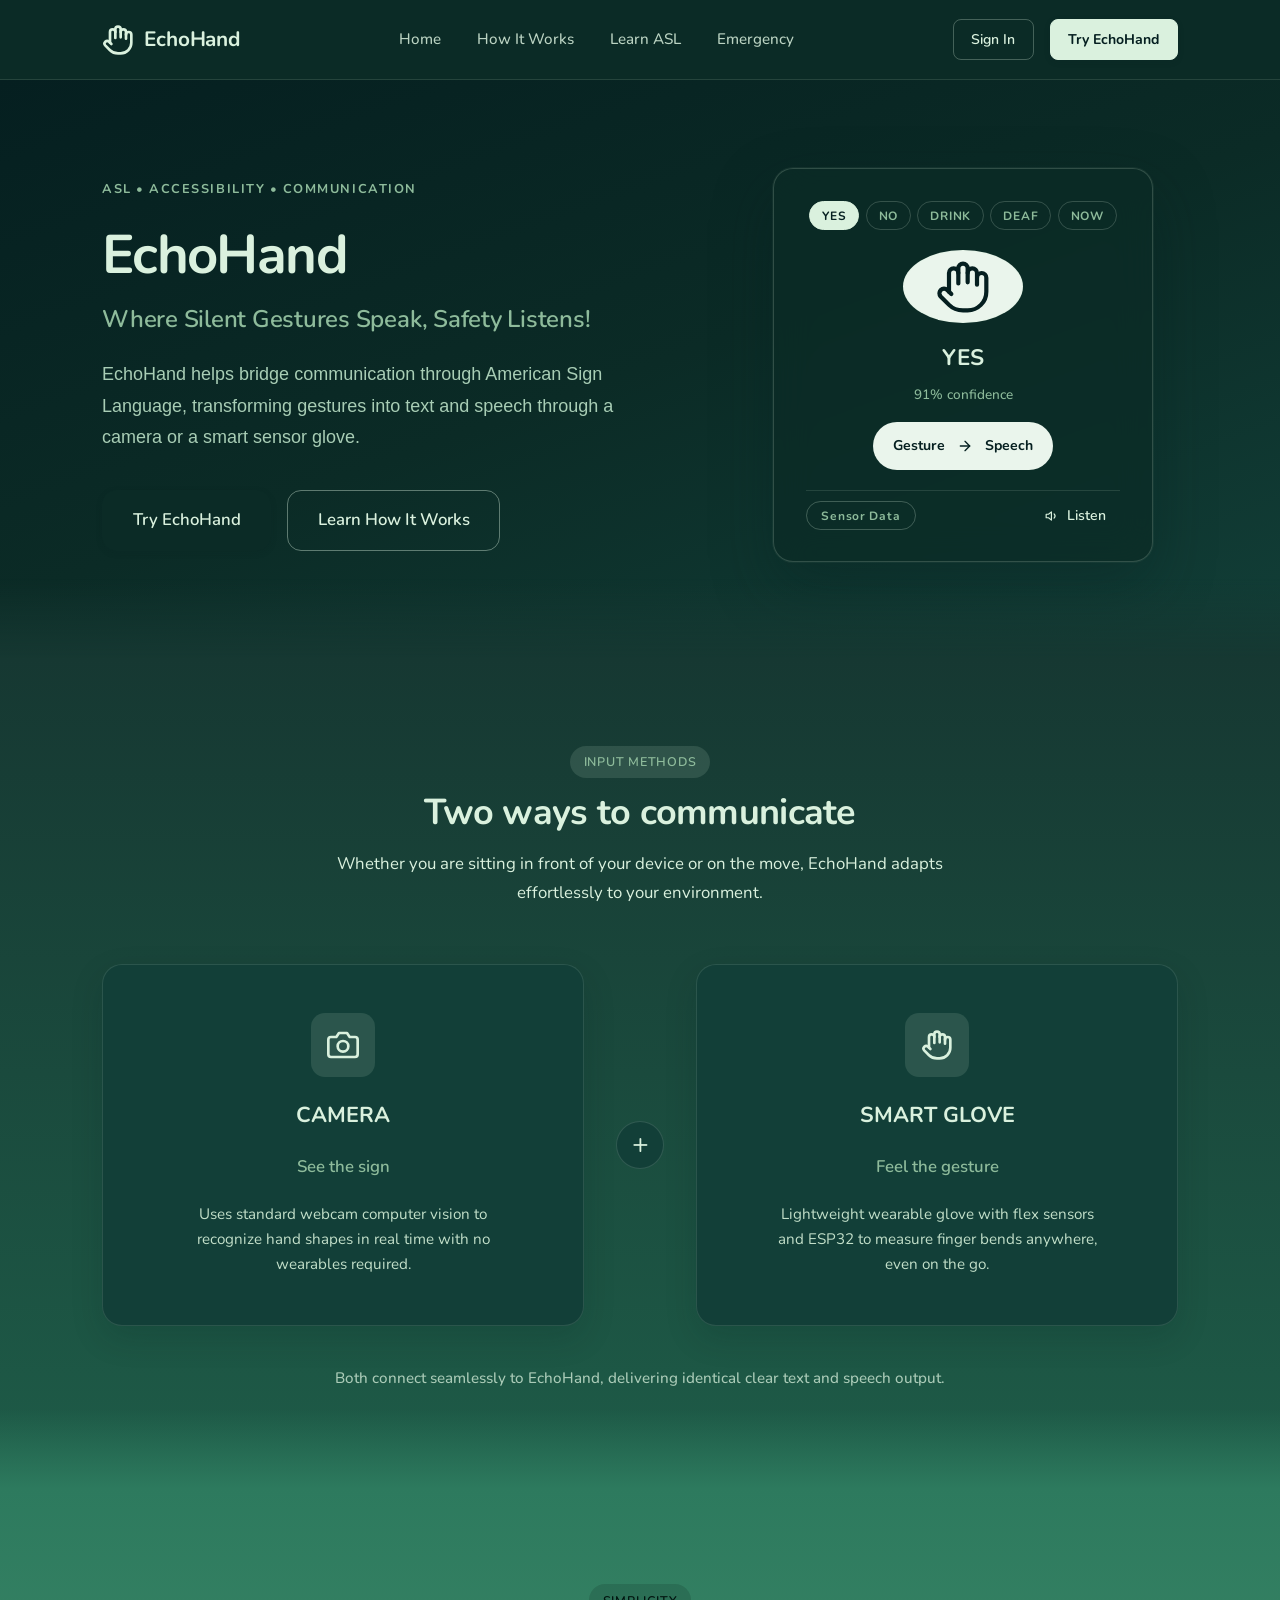
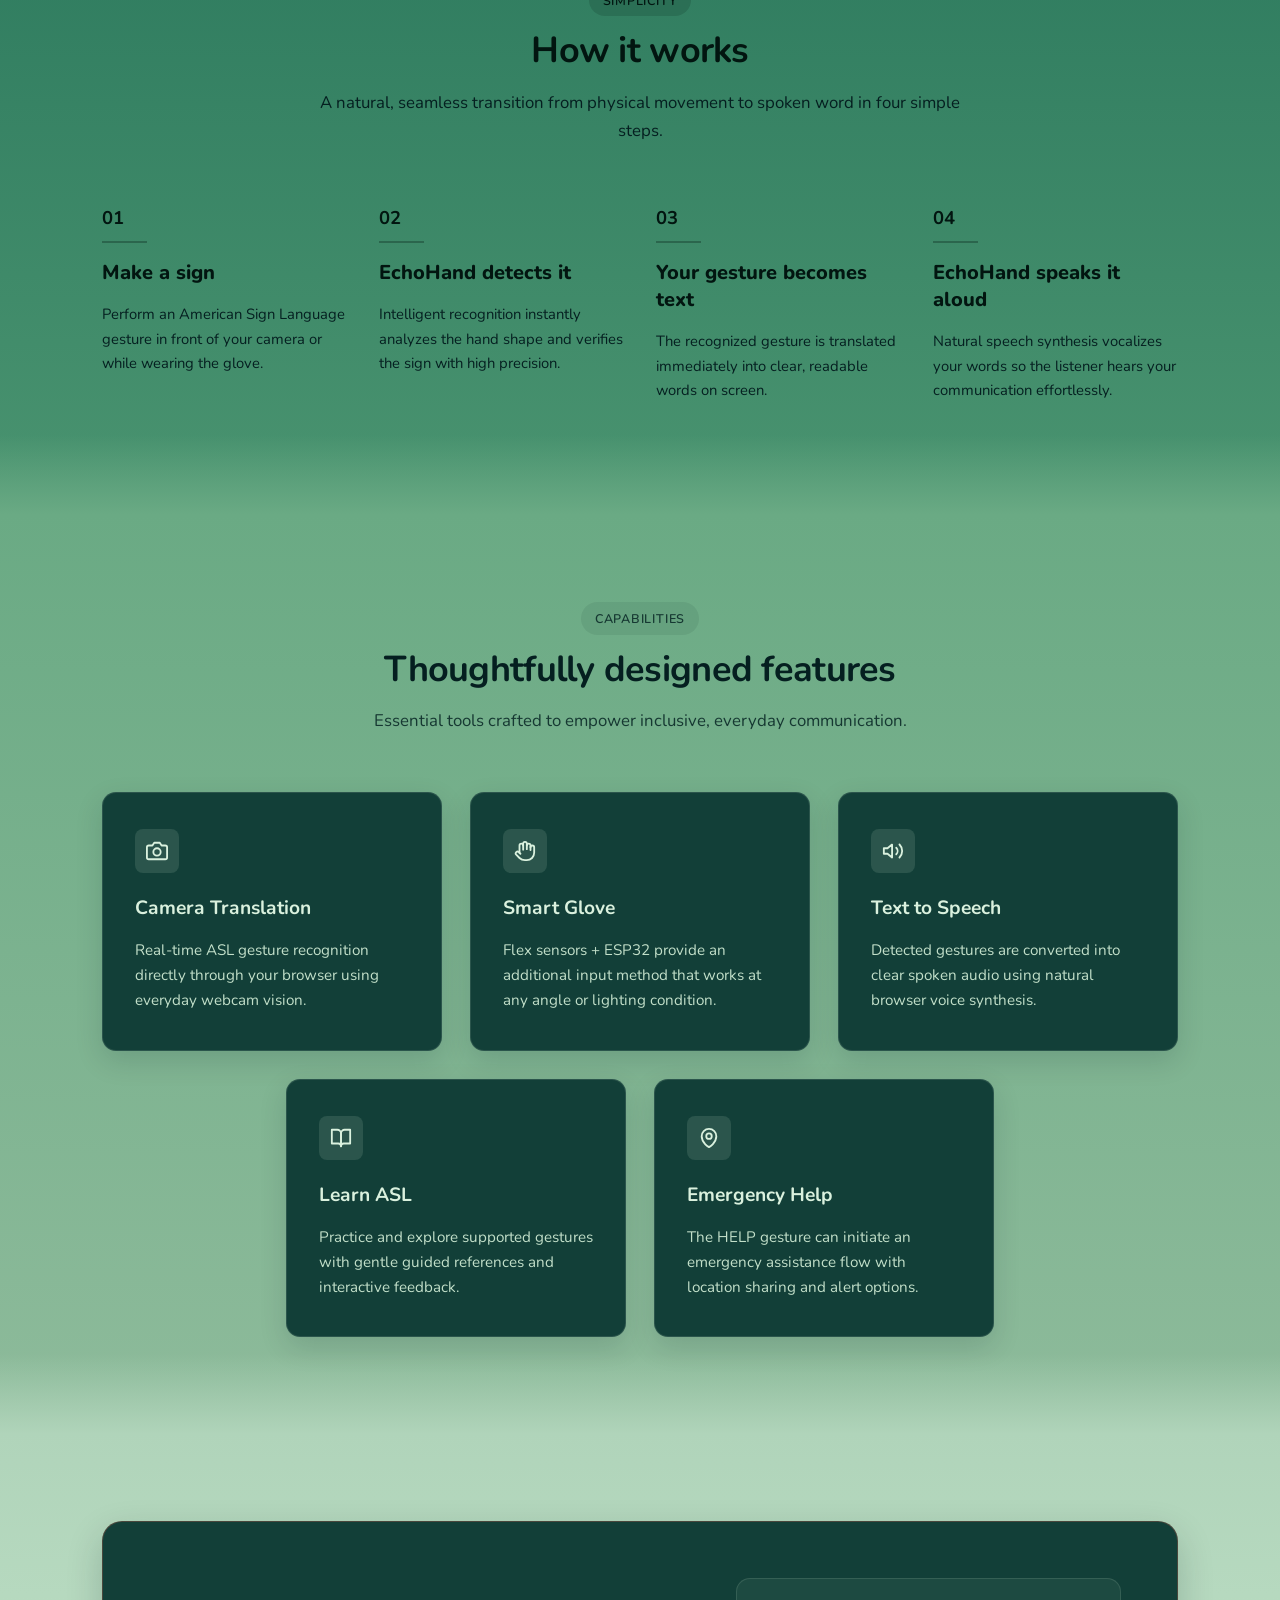
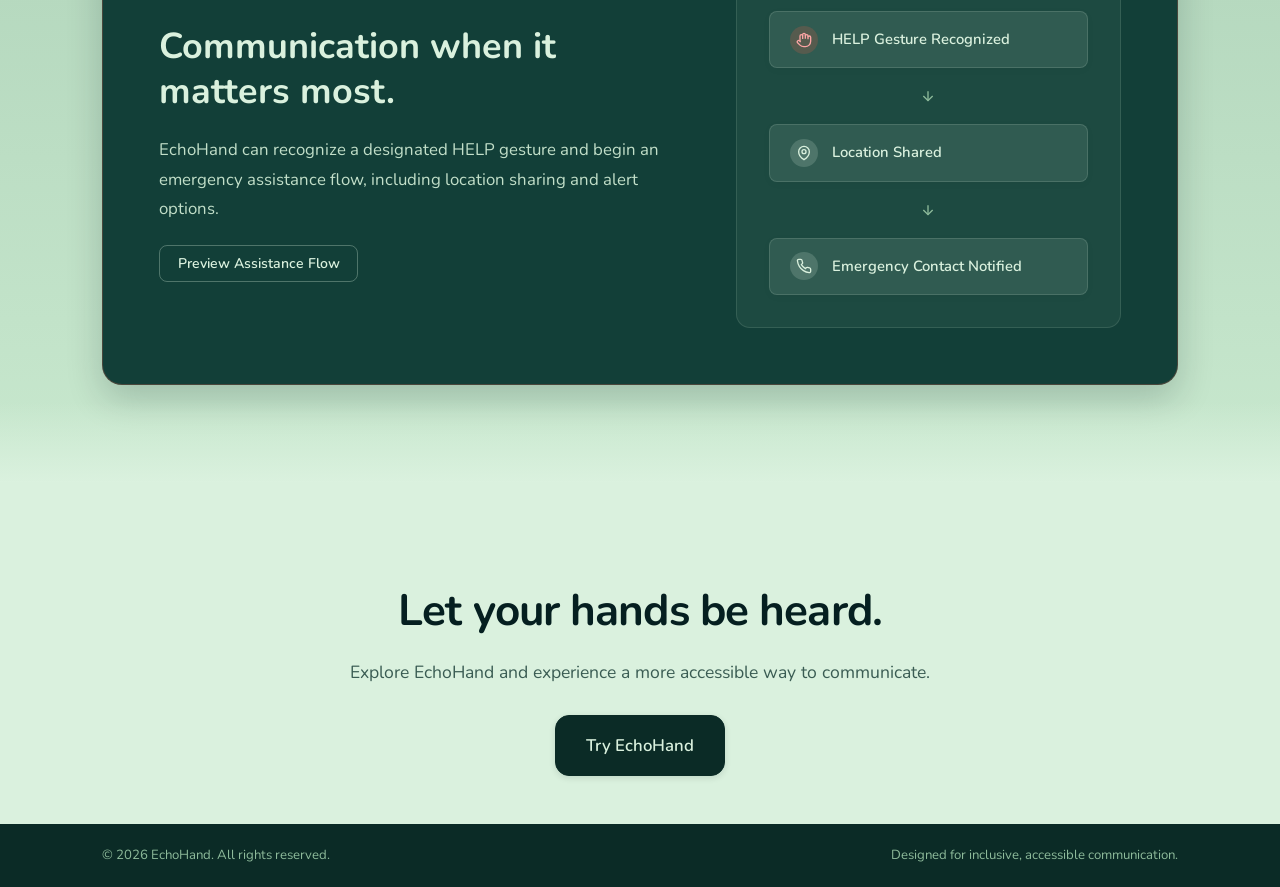
<file: frontend/index.html>
<!DOCTYPE html>
<html lang="en">

<head>
  <meta charset="UTF-8">
  <meta name="viewport" content="width=device-width, initial-scale=1.0">
  <meta name="description"
    content="EchoHand is a calm, accessible platform bridging American Sign Language through camera vision and smart sensor gloves into real-time speech and text.">
  <meta name="keywords"
    content="EchoHand, ASL, American Sign Language, Accessibility, Assistive Technology, Speech, Smart Glove">
  <meta name="author" content="EchoHand">
  <title>EchoHand — Turning signs into a voice that can be heard</title>

  <!-- Favicon -->
  <link rel="icon" type="image/svg+xml"
    href="data:image/svg+xml,<svg xmlns='http://www.w3.org/2000/svg' viewBox='0 0 24 24' fill='none' stroke='%230B2B26' stroke-width='2' stroke-linecap='round' stroke-linejoin='round'><path d='M18 11V6a2 2 0 0 0-2-2v0a2 2 0 0 0-2 2v0'/><path d='M14 10V4a2 2 0 0 0-2-2v0a2 2 0 0 0-2 2v2'/><path d='M10 10.5V6a2 2 0 0 0-2-2v0a2 2 0 0 0-2 2v8'/><path d='M18 8a2 2 0 1 1 4 0v6a8 8 0 0 1-8 8h-2c-2.8 0-4.5-.86-5.99-2.34l-3.6-3.6a2 2 0 0 1 2.83-2.82L7 15'/></svg>">

  <!-- Core & Landing Styles (70% Light Mint #DAF1DE) -->
  <link rel="stylesheet" href="css/style.css">
  <link rel="stylesheet" href="css/landing.css">
</head>

<body>

  <!-- ========================================================================
       CLEAN, MINIMAL NAVBAR
       ======================================================================== -->
  <header class="site-header" id="siteHeader">
    <div class="container nav-container">

      <!-- Brand Logo -->
      <a href="index.html" class="brand-logo" aria-label="EchoHand Home">
        <span class="brand-icon">
          <svg viewBox="0 0 24 24" fill="none" stroke="currentColor" stroke-width="2" stroke-linecap="round"
            stroke-linejoin="round">
            <path d="M18 11V6a2 2 0 0 0-2-2v0a2 2 0 0 0-2 2v0" />
            <path d="M14 10V4a2 2 0 0 0-2-2v0a2 2 0 0 0-2 2v2" />
            <path d="M10 10.5V6a2 2 0 0 0-2-2v0a2 2 0 0 0-2 2v8" />
            <path
              d="M18 8a2 2 0 1 1 4 0v6a8 8 0 0 1-8 8h-2c-2.8 0-4.5-.86-5.99-2.34l-3.6-3.6a2 2 0 0 1 2.83-2.82L7 15" />
          </svg>
        </span>
        <span>EchoHand</span>
      </a>

      <!-- Clean Navigation Links -->
      <nav aria-label="Main Navigation">
        <ul class="nav-menu">
          <li><a href="#" class="nav-link">Home</a></li>
          <li><a href="#how-it-works" class="nav-link">How It Works</a></li>
          <li><a href="learn.html" class="nav-link">Learn ASL</a></li>
          <li><a href="#emergency" class="nav-link">Emergency</a></li>
        </ul>
      </nav>

      <!-- Minimal Actions -->
      <div class="nav-actions">
        <a href="login.html" class="btn btn-secondary btn-sm">Sign In</a>
        <a href="dashboard.html" class="btn btn-primary btn-sm">Try EchoHand</a>

        <!-- Mobile Menu Toggle Button -->
        <button class="mobile-nav-toggle" id="mobileNavToggle" aria-label="Open Navigation Menu">
          <svg width="22" height="22" viewBox="0 0 24 24" fill="none" stroke="currentColor" stroke-width="2"
            stroke-linecap="round" stroke-linejoin="round">
            <line x1="3" y1="12" x2="21" y2="12"></line>
            <line x1="3" y1="6" x2="21" y2="6"></line>
            <line x1="3" y1="18" x2="21" y2="18"></line>
          </svg>
        </button>
      </div>

    </div>
  </header>

  <!-- ========================================================================
       HERO SECTION (SPACIOUS, HUMAN-CENTERED, SERENE)
       ======================================================================== -->
  <main>
    <section class="hero-section">
      <div class="container hero-grid">

        <!-- Left Side: Elegant Headline & Human Message -->
        <div class="hero-content">
          <span class="hero-subtle-label">ASL • Accessibility • Communication</span>

          <h1 class="hero-heading">
            EchoHand<br>
          </h1>
          <h2>
            Where Silent Gestures Speak, Safety Listens!
          </h2>

          <p class="hero-description" style="font-family: 'Outfit', sans-serif;">
            EchoHand helps bridge communication through American Sign Language, transforming gestures into text and
            speech through a camera or a smart sensor glove.
          </p>

          <div class="hero-buttons">
            <a href="dashboard.html" class="btn btn-primary btn-lg">Try EchoHand</a>
            <a href="#how-it-works" class="btn btn-secondary btn-lg">Learn How It Works</a>
          </div>
        </div>

        <!-- Right Side: Cycling gesture card -->
        <div class="hero-visual-wrapper">
          <div class="minimal-gesture-card">

            <!-- Word selector tabs -->
            <div class="gesture-tabs" id="gestureTabs">
              <button class="gesture-tab is-active" data-word="YES" data-conf="91">YES</button>
              <button class="gesture-tab" data-word="NO" data-conf="88">NO</button>
              <button class="gesture-tab" data-word="DRINK" data-conf="76">DRINK</button>
              <button class="gesture-tab" data-word="DEAF" data-conf="83">DEAF</button>
              <button class="gesture-tab" data-word="NOW" data-conf="79">NOW</button>
            </div>

            <!-- Fixed-height view container: gesture view ↔ sensor view -->
            <div class="card-view-container">

              <!-- VIEW A: gesture (default visible) -->
              <div class="card-view card-view--gesture is-active" id="viewGesture">
                <div class="hand-visual-box">
                  <svg viewBox="0 0 24 24" fill="none" stroke="currentColor" stroke-width="1.8" stroke-linecap="round" stroke-linejoin="round">
                    <path d="M18 11V6a2 2 0 0 0-2-2v0a2 2 0 0 0-2 2v0"/>
                    <path d="M14 10V4a2 2 0 0 0-2-2v0a2 2 0 0 0-2 2v2"/>
                    <path d="M10 10.5V6a2 2 0 0 0-2-2v0a2 2 0 0 0-2 2v8"/>
                    <path d="M18 8a2 2 0 1 1 4 0v6a8 8 0 0 1-8 8h-2c-2.8 0-4.5-.86-5.99-2.34l-3.6-3.6a2 2 0 0 1 2.83-2.82L7 15"/>
                  </svg>
                </div>
                <div class="gesture-info-meta">
                  <span class="gesture-label-text" id="heroGestureWord">YES</span>
                  <span class="gesture-confidence-text" id="heroGestureConf">91% confidence</span>
                </div>
                <div class="gesture-speech-flow">
                  <span>Gesture</span>
                  <svg viewBox="0 0 24 24" fill="none" stroke="currentColor" stroke-width="2" stroke-linecap="round" stroke-linejoin="round">
                    <line x1="5" y1="12" x2="19" y2="12"></line><polyline points="12 5 19 12 12 19"></polyline>
                  </svg>
                  <span>Speech</span>
                </div>
              </div>

              <!-- VIEW B: sensor data (hidden by default) -->
              <div class="card-view card-view--sensor" id="viewSensor">
                <p class="finger-chart-title">Finger Sensor Data</p>
                <div class="finger-chart">
                  <div class="finger-row"><span class="finger-label">Thumb</span><div class="finger-bar-track"><div class="finger-bar" id="fbarThumb" style="width:85%"></div></div><span class="finger-val" id="fvalThumb">85%</span></div>
                  <div class="finger-row"><span class="finger-label">Index</span><div class="finger-bar-track"><div class="finger-bar" id="fbarIndex" style="width:90%"></div></div><span class="finger-val" id="fvalIndex">90%</span></div>
                  <div class="finger-row"><span class="finger-label">Middle</span><div class="finger-bar-track"><div class="finger-bar" id="fbarMiddle" style="width:88%"></div></div><span class="finger-val" id="fvalMiddle">88%</span></div>
                  <div class="finger-row"><span class="finger-label">Ring</span><div class="finger-bar-track"><div class="finger-bar" id="fbarRing" style="width:20%"></div></div><span class="finger-val" id="fvalRing">20%</span></div>
                  <div class="finger-row"><span class="finger-label">Little</span><div class="finger-bar-track"><div class="finger-bar" id="fbarLittle" style="width:15%"></div></div><span class="finger-val" id="fvalLittle">15%</span></div>
                </div>
              </div>

            </div>

            <!-- Bottom action row: toggle + listen -->
            <div class="card-action-row">
              <button class="card-view-toggle" id="cardViewToggle" type="button">Sensor Data</button>
              <button class="listen-sample-btn" id="heroListenBtn">
                <svg width="14" height="14" viewBox="0 0 24 24" fill="none" stroke="currentColor" stroke-width="2" stroke-linecap="round" stroke-linejoin="round">
                  <polygon points="11 5 6 9 2 9 2 15 6 15 11 19 11 5"></polygon>
                  <path d="M15.54 8.46a5 5 0 0 1 0 7.07"></path>
                </svg>
                Listen
              </button>
            </div>

          </div>
        </div>

      </div>
    </section>

    <!-- ========================================================================
       TWO WAYS TO COMMUNICATE (CAMERA + SMART GLOVE)
       ======================================================================== -->
    <section class="two-ways-section" id="two-ways">
      <div class="container">

        <div class="section-header">
          <span class="subtle-badge">Input Methods</span>
          <h2 class="section-title">Two ways to communicate</h2>
          <p class="section-subtitle">
            Whether you are sitting in front of your device or on the move, EchoHand adapts effortlessly to your
            environment.
          </p>
        </div>

        <div class="ways-container">

          <!-- Way 1: Camera -->
          <div class="way-card">
            <div class="way-icon">
              <svg viewBox="0 0 24 24" fill="none" stroke="currentColor" stroke-width="2" stroke-linecap="round"
                stroke-linejoin="round">
                <path d="M23 19a2 2 0 0 1-2 2H3a2 2 0 0 1-2-2V8a2 2 0 0 1 2-2h4l2-3h6l2 3h4a2 2 0 0 1 2 2z"></path>
                <circle cx="12" cy="13" r="4"></circle>
              </svg>
            </div>
            <h3 class="way-name">CAMERA</h3>
            <p class="way-tagline">See the sign</p>
            <p class="way-description">
              Uses standard webcam computer vision to recognize hand shapes in real time with no wearables required.
            </p>
          </div>

          <!-- Subtle Center Plus Connector -->
          <div class="ways-plus-connector" aria-hidden="true">+</div>

          <!-- Way 2: Smart Glove -->
          <div class="way-card">
            <div class="way-icon">
              <svg viewBox="0 0 24 24" fill="none" stroke="currentColor" stroke-width="2" stroke-linecap="round"
                stroke-linejoin="round">
                <path d="M18 11V6a2 2 0 0 0-2-2v0a2 2 0 0 0-2 2v0" />
                <path d="M14 10V4a2 2 0 0 0-2-2v0a2 2 0 0 0-2 2v2" />
                <path d="M10 10.5V6a2 2 0 0 0-2-2v0a2 2 0 0 0-2 2v8" />
                <path
                  d="M18 8a2 2 0 1 1 4 0v6a8 8 0 0 1-8 8h-2c-2.8 0-4.5-.86-5.99-2.34l-3.6-3.6a2 2 0 0 1 2.83-2.82L7 15" />
              </svg>
            </div>
            <h3 class="way-name">SMART GLOVE</h3>
            <p class="way-tagline">Feel the gesture</p>
            <p class="way-description">
              Lightweight wearable glove with flex sensors and ESP32 to measure finger bends anywhere, even on the go.
            </p>
          </div>

        </div>

        <p class="ways-footer-note">
          Both connect seamlessly to EchoHand, delivering identical clear text and speech output.
        </p>

      </div>
    </section>

    <!-- ========================================================================
       HOW IT WORKS (SIMPLE 4 STEPS)
       ======================================================================== -->
    <section class="how-it-works-section" id="how-it-works">
      <div class="container">

        <div class="section-header">
          <span class="subtle-badge">Simplicity</span>
          <h2 class="section-title">How it works</h2>
          <p class="section-subtitle">
            A natural, seamless transition from physical movement to spoken word in four simple steps.
          </p>
        </div>

        <div class="steps-grid">

          <div class="step-item">
            <span class="step-num">01</span>
            <h3 class="step-title">Make a sign</h3>
            <p class="step-desc">
              Perform an American Sign Language gesture in front of your camera or while wearing the glove.
            </p>
          </div>

          <div class="step-item">
            <span class="step-num">02</span>
            <h3 class="step-title">EchoHand detects it</h3>
            <p class="step-desc">
              Intelligent recognition instantly analyzes the hand shape and verifies the sign with high precision.
            </p>
          </div>

          <div class="step-item">
            <span class="step-num">03</span>
            <h3 class="step-title">Your gesture becomes text</h3>
            <p class="step-desc">
              The recognized gesture is translated immediately into clear, readable words on screen.
            </p>
          </div>

          <div class="step-item">
            <span class="step-num">04</span>
            <h3 class="step-title">EchoHand speaks it aloud</h3>
            <p class="step-desc">
              Natural speech synthesis vocalizes your words so the listener hears your communication effortlessly.
            </p>
          </div>

        </div>

      </div>
    </section>

    <!-- ========================================================================
       FEATURES SECTION (SIMPLE, ELEGANT CARDS)
       ======================================================================== -->
    <section class="features-section" id="features">
      <div class="container">

        <div class="section-header">
          <span class="subtle-badge">Capabilities</span>
          <h2 class="section-title">Thoughtfully designed features</h2>
          <p class="section-subtitle">
            Essential tools crafted to empower inclusive, everyday communication.
          </p>
        </div>

        <div class="features-grid">

          <!-- Card 1 -->
          <div class="feature-card">
            <div class="feature-card-icon">
              <svg viewBox="0 0 24 24" fill="none" stroke="currentColor" stroke-width="2" stroke-linecap="round"
                stroke-linejoin="round">
                <path d="M23 19a2 2 0 0 1-2 2H3a2 2 0 0 1-2-2V8a2 2 0 0 1 2-2h4l2-3h6l2 3h4a2 2 0 0 1 2 2z"></path>
                <circle cx="12" cy="13" r="4"></circle>
              </svg>
            </div>
            <h3 class="feature-card-title">Camera Translation</h3>
            <p class="feature-card-desc">
              Real-time ASL gesture recognition directly through your browser using everyday webcam vision.
            </p>
          </div>

          <!-- Card 2 -->
          <div class="feature-card">
            <div class="feature-card-icon">
              <svg viewBox="0 0 24 24" fill="none" stroke="currentColor" stroke-width="2" stroke-linecap="round"
                stroke-linejoin="round">
                <path d="M18 11V6a2 2 0 0 0-2-2v0a2 2 0 0 0-2 2v0" />
                <path d="M14 10V4a2 2 0 0 0-2-2v0a2 2 0 0 0-2 2v2" />
                <path d="M10 10.5V6a2 2 0 0 0-2-2v0a2 2 0 0 0-2 2v8" />
                <path
                  d="M18 8a2 2 0 1 1 4 0v6a8 8 0 0 1-8 8h-2c-2.8 0-4.5-.86-5.99-2.34l-3.6-3.6a2 2 0 0 1 2.83-2.82L7 15" />
              </svg>
            </div>
            <h3 class="feature-card-title">Smart Glove</h3>
            <p class="feature-card-desc">
              Flex sensors + ESP32 provide an additional input method that works at any angle or lighting condition.
            </p>
          </div>

          <!-- Card 3 -->
          <div class="feature-card">
            <div class="feature-card-icon">
              <svg viewBox="0 0 24 24" fill="none" stroke="currentColor" stroke-width="2" stroke-linecap="round"
                stroke-linejoin="round">
                <polygon points="11 5 6 9 2 9 2 15 6 15 11 19 11 5"></polygon>
                <path d="M19.07 4.93a10 10 0 0 1 0 14.14M15.54 8.46a5 5 0 0 1 0 7.07"></path>
              </svg>
            </div>
            <h3 class="feature-card-title">Text to Speech</h3>
            <p class="feature-card-desc">
              Detected gestures are converted into clear spoken audio using natural browser voice synthesis.
            </p>
          </div>

          <!-- Card 4 -->
          <div class="feature-card">
            <div class="feature-card-icon">
              <svg viewBox="0 0 24 24" fill="none" stroke="currentColor" stroke-width="2" stroke-linecap="round"
                stroke-linejoin="round">
                <path d="M2 3h6a4 4 0 0 1 4 4v14a3 3 0 0 0-3-3H2z"></path>
                <path d="M22 3h-6a4 4 0 0 0-4 4v14a3 3 0 0 1 3-3h7z"></path>
              </svg>
            </div>
            <h3 class="feature-card-title">Learn ASL</h3>
            <p class="feature-card-desc">
              Practice and explore supported gestures with gentle guided references and interactive feedback.
            </p>
          </div>

          <!-- Card 5 -->
          <div class="feature-card">
            <div class="feature-card-icon">
              <svg viewBox="0 0 24 24" fill="none" stroke="currentColor" stroke-width="2" stroke-linecap="round"
                stroke-linejoin="round">
                <path d="M12 22s-8-4.5-8-11.8A8 8 0 0 1 12 2a8 8 0 0 1 8 8.2c0 7.3-8 11.8-8 11.8z" />
                <circle cx="12" cy="10" r="3" />
              </svg>
            </div>
            <h3 class="feature-card-title">Emergency Help</h3>
            <p class="feature-card-desc">
              The HELP gesture can initiate an emergency assistance flow with location sharing and alert options.
            </p>
          </div>

        </div>

      </div>
    </section>

    <!-- ========================================================================
       EMERGENCY SECTION (CALM, MEANINGFUL, PEACEFUL)
       ======================================================================== -->
    <section class="emergency-section" id="emergency">
      <div class="container">

        <div class="emergency-calm-box">

          <div class="emergency-left">

            <h2 class="emergency-heading">
              Communication when it matters most.
            </h2>

            <p class="emergency-text">
              EchoHand can recognize a designated HELP gesture and begin an emergency assistance flow, including
              location sharing and alert options.
            </p>

            <div>
              <button class="btn btn-secondary btn-sm" id="calmEmergencyDemoBtn">
                Preview Assistance Flow
              </button>
            </div>
          </div>

          <!-- Subtle Visual: HELP → Location → Emergency Contact -->
          <div class="emergency-flow-visual">
            <div class="flow-step-pill">
              <span class="flow-step-icon warm">
                <svg width="16" height="16" viewBox="0 0 24 24" fill="none" stroke="currentColor" stroke-width="2">
                  <path d="M18 11V6a2 2 0 0 0-2-2v0a2 2 0 0 0-2 2v0" />
                  <path d="M14 10V4a2 2 0 0 0-2-2v0a2 2 0 0 0-2 2v2" />
                  <path d="M10 10.5V6a2 2 0 0 0-2-2v0a2 2 0 0 0-2 2v8" />
                  <path
                    d="M18 8a2 2 0 1 1 4 0v6a8 8 0 0 1-8 8h-2c-2.8 0-4.5-.86-5.99-2.34l-3.6-3.6a2 2 0 0 1 2.83-2.82L7 15" />
                </svg>
              </span>
              <span>HELP Gesture Recognized</span>
            </div>

            <div class="flow-arrow-down" aria-hidden="true">
              <svg width="16" height="16" viewBox="0 0 24 24" fill="none" stroke="currentColor" stroke-width="2">
                <line x1="12" y1="5" x2="12" y2="19"></line>
                <polyline points="19 12 12 19 5 12"></polyline>
              </svg>
            </div>

            <div class="flow-step-pill">
              <span class="flow-step-icon">
                <svg width="16" height="16" viewBox="0 0 24 24" fill="none" stroke="currentColor" stroke-width="2">
                  <path d="M12 22s-8-4.5-8-11.8A8 8 0 0 1 12 2a8 8 0 0 1 8 8.2c0 7.3-8 11.8-8 11.8z" />
                  <circle cx="12" cy="10" r="3" />
                </svg>
              </span>
              <span>Location Shared</span>
            </div>

            <div class="flow-arrow-down" aria-hidden="true">
              <svg width="16" height="16" viewBox="0 0 24 24" fill="none" stroke="currentColor" stroke-width="2">
                <line x1="12" y1="5" x2="12" y2="19"></line>
                <polyline points="19 12 12 19 5 12"></polyline>
              </svg>
            </div>

            <div class="flow-step-pill">
              <span class="flow-step-icon">
                <svg width="16" height="16" viewBox="0 0 24 24" fill="none" stroke="currentColor" stroke-width="2">
                  <path
                    d="M22 16.92v3a2 2 0 0 1-2.18 2 19.79 19.79 0 0 1-8.63-3.07 19.5 19.5 0 0 1-6-6 19.79 19.79 0 0 1-3.07-8.67A2 2 0 0 1 4.11 2h3a2 2 0 0 1 2 1.72 12.84 12.84 0 0 0 .7 2.81 2 2 0 0 1-.45 2.11L8.09 9.91a16 16 0 0 0 6 6l1.27-1.27a2 2 0 0 1 2.11-.45 12.84 12.84 0 0 0 2.81.7A2 2 0 0 1 22 16.92z">
                  </path>
                </svg>
              </span>
              <span>Emergency Contact Notified</span>
            </div>
          </div>

        </div>

      </div>
    </section>

    <!-- ========================================================================
       FINAL CTA SECTION
       ======================================================================== -->
    <section class="final-cta-section">
      <div class="container">

        <div class="cta-inner-box">
          <h2 class="cta-heading">Let your hands be heard.</h2>
          <p class="cta-subtitle">
            Explore EchoHand and experience a more accessible way to communicate.
          </p>
          <div style="margin-top: 0.5rem;">
            <a href="dashboard.html" class="btn btn-primary btn-lg">Try EchoHand</a>
          </div>
        </div>

      </div>
    </section>

  </main>

  <!-- ========================================================================
       CALM EMERGENCY ASSISTANCE MODAL
       ======================================================================== -->
  <div class="modal-overlay" id="emergencyModalOverlay" role="dialog" aria-modal="true"
    aria-labelledby="modalAlertTitle">
    <div class="emergency-modal">

      <div class="modal-header-calm">
        <div class="modal-header-icon">
          <svg width="20" height="20" viewBox="0 0 24 24" fill="none" stroke="currentColor" stroke-width="2">
            <path d="M12 22s-8-4.5-8-11.8A8 8 0 0 1 12 2a8 8 0 0 1 8 8.2c0 7.3-8 11.8-8 11.8z" />
            <circle cx="12" cy="10" r="3" />
          </svg>
        </div>
        <h3 class="modal-title" id="modalAlertTitle">Emergency Assistance Flow</h3>
      </div>

      <div class="modal-body">
        <p>
          When the HELP gesture is recognized, EchoHand can obtain your approximate location to create a direct Google
          Maps link for your trusted contacts.
        </p>

        <div class="location-box-calm" id="modalCoordsDisplay">
          📍 Locating approximate coordinates...
        </div>
      </div>

      <div class="modal-actions">
        <button class="btn btn-secondary btn-sm" id="emergencyCancelBtn">Close</button>
        <button class="btn btn-primary btn-sm" id="emergencyDispatchBtn">Simulate Alert Share</button>
      </div>

    </div>
  </div>

  <!-- ========================================================================
       COMPACT CALM FOOTER
       ======================================================================== -->
  <footer class="site-footer site-footer--slim">
    <div class="container">
      <div class="footer-bottom">
        <p>&copy; 2026 EchoHand. All rights reserved.</p>
        <p>Designed for inclusive, accessible communication.</p>
      </div>
    </div>
  </footer>

  <!-- Scripts -->
  <script src="js/app.js"></script>
  <script src="js/landing.js"></script>
</body>

</html>
</file>
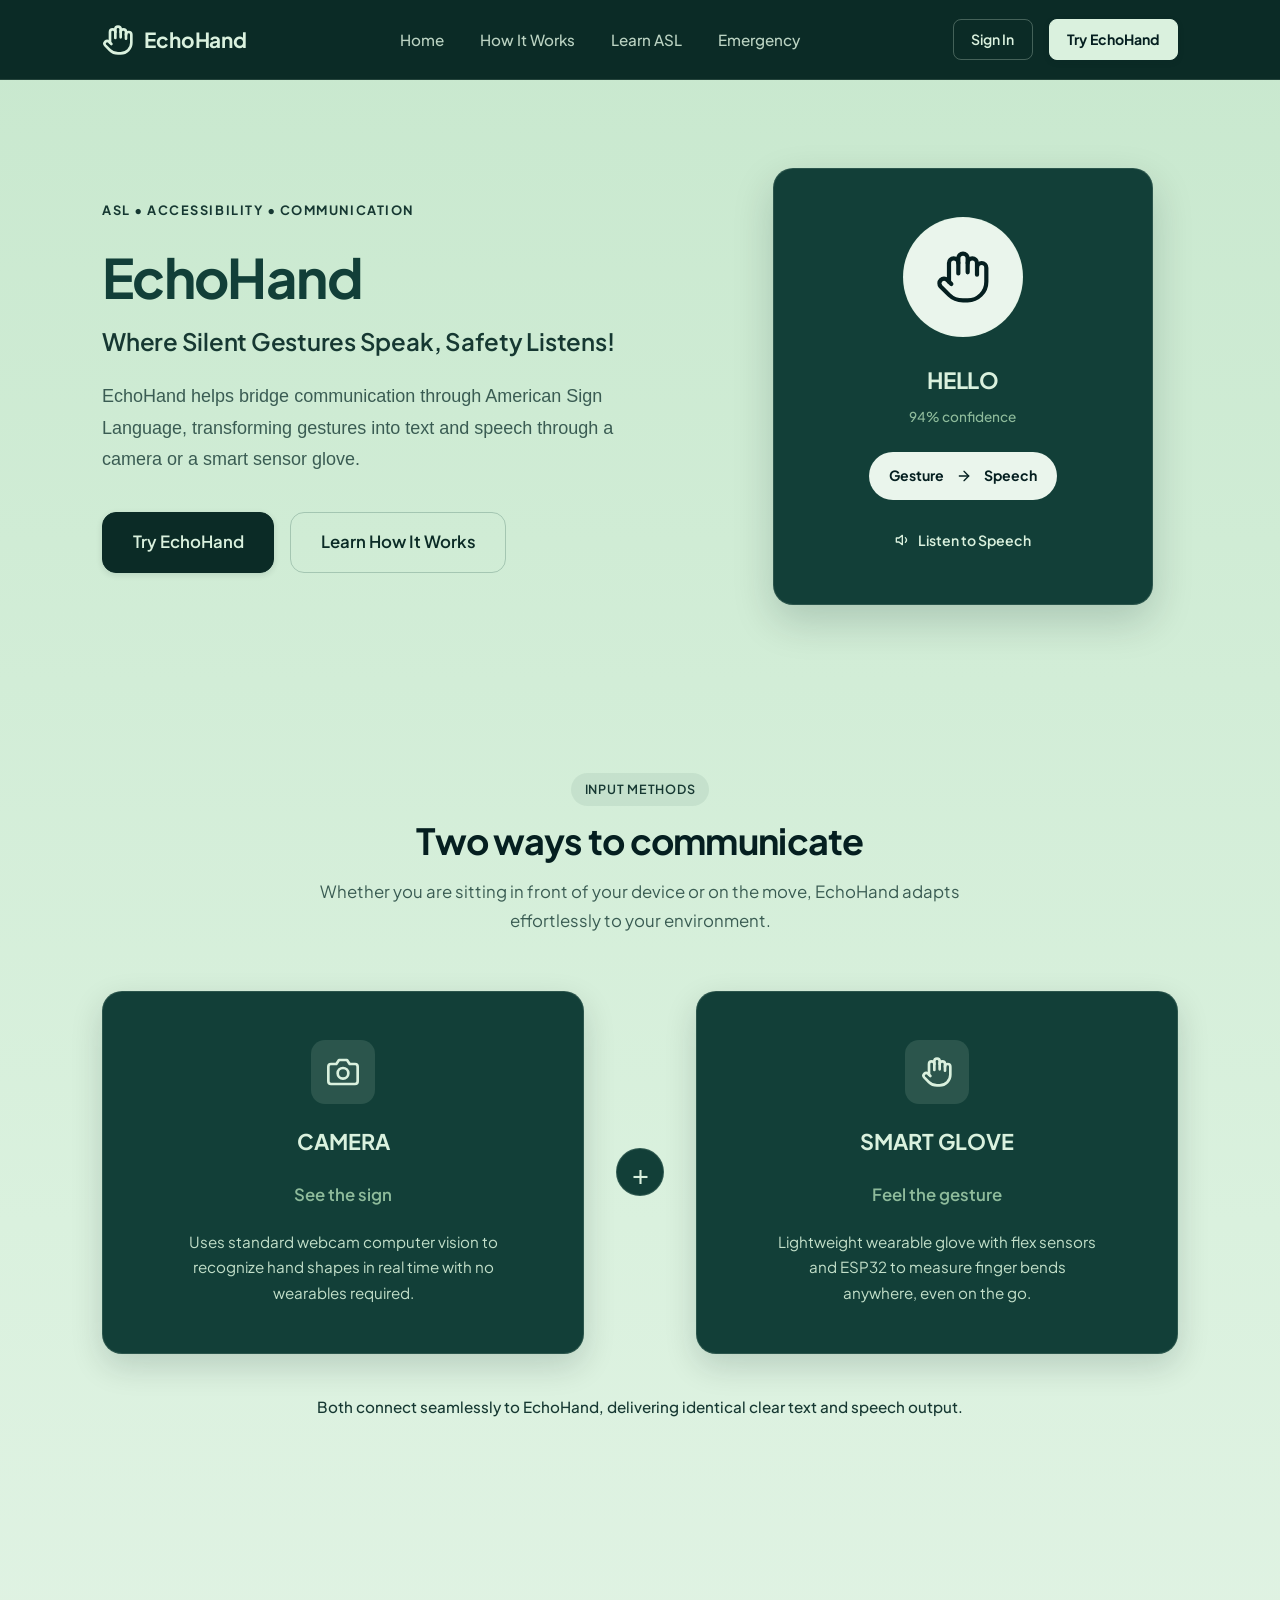
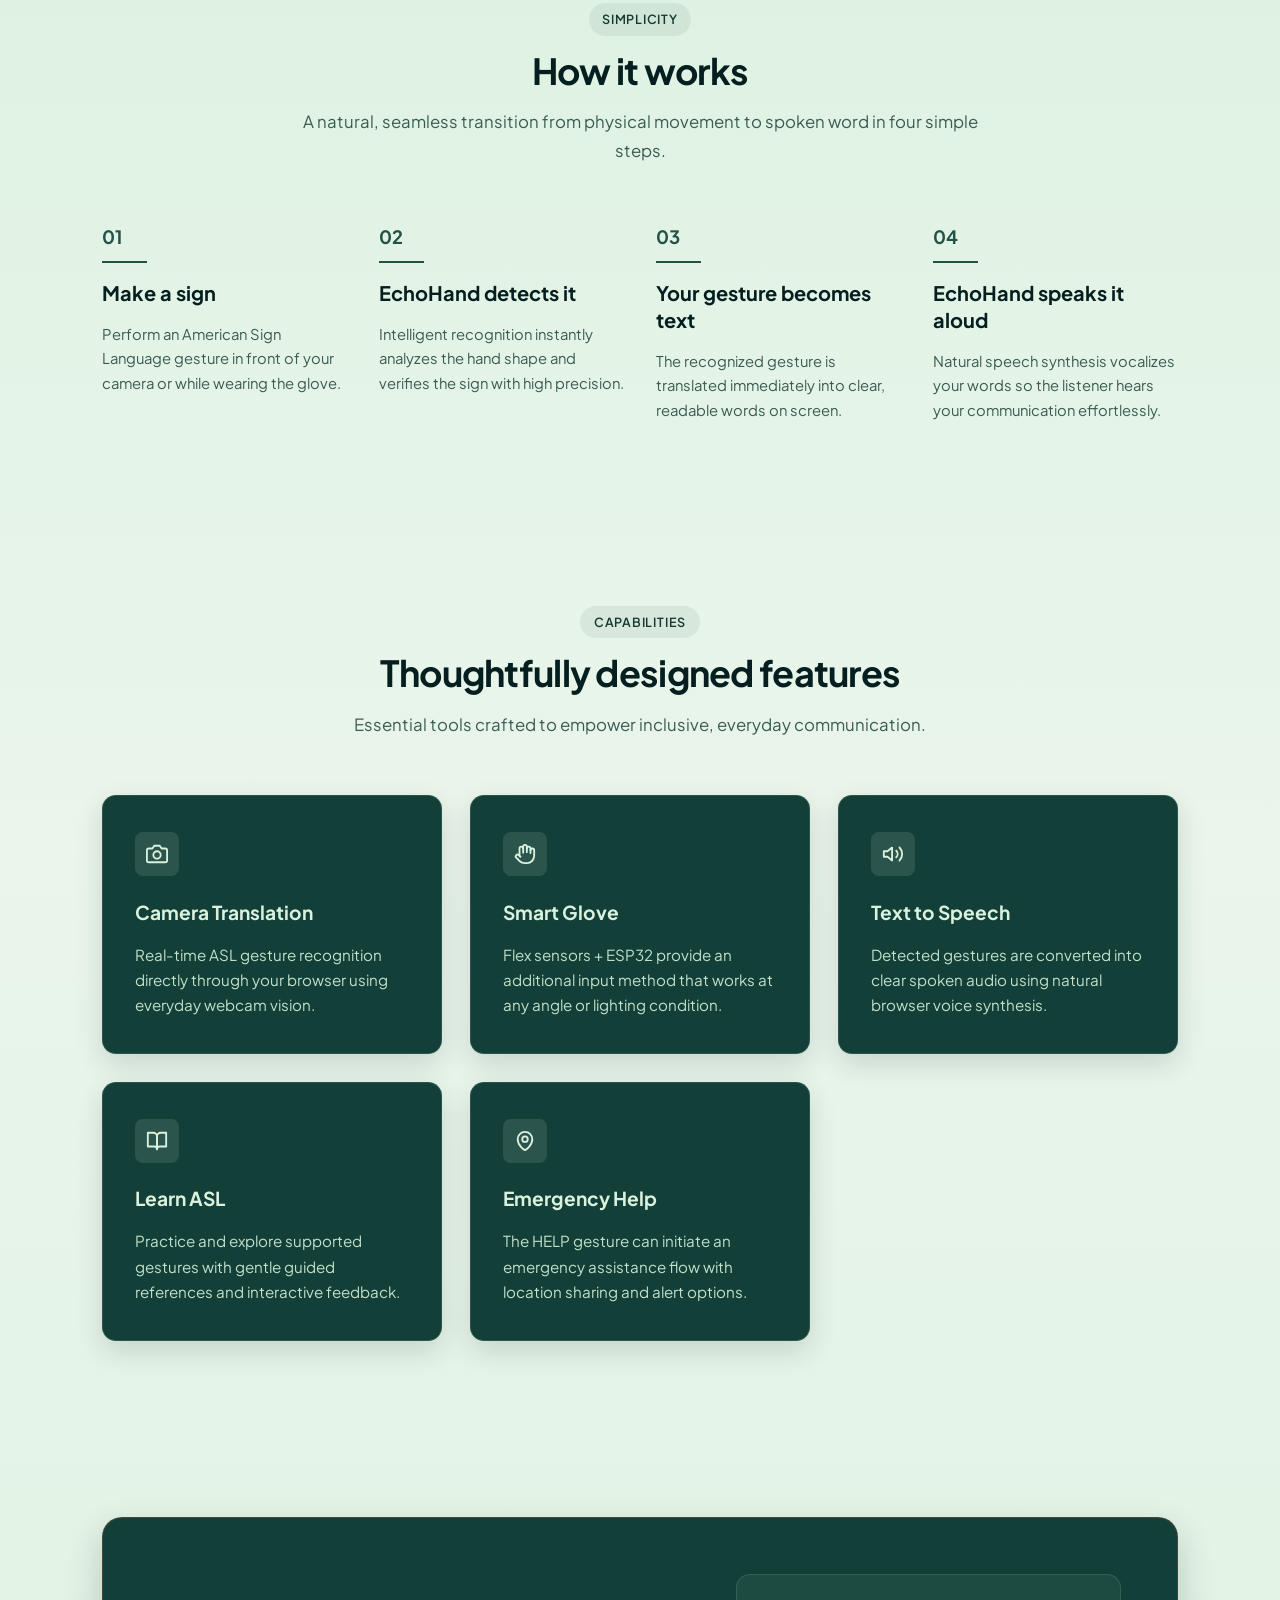
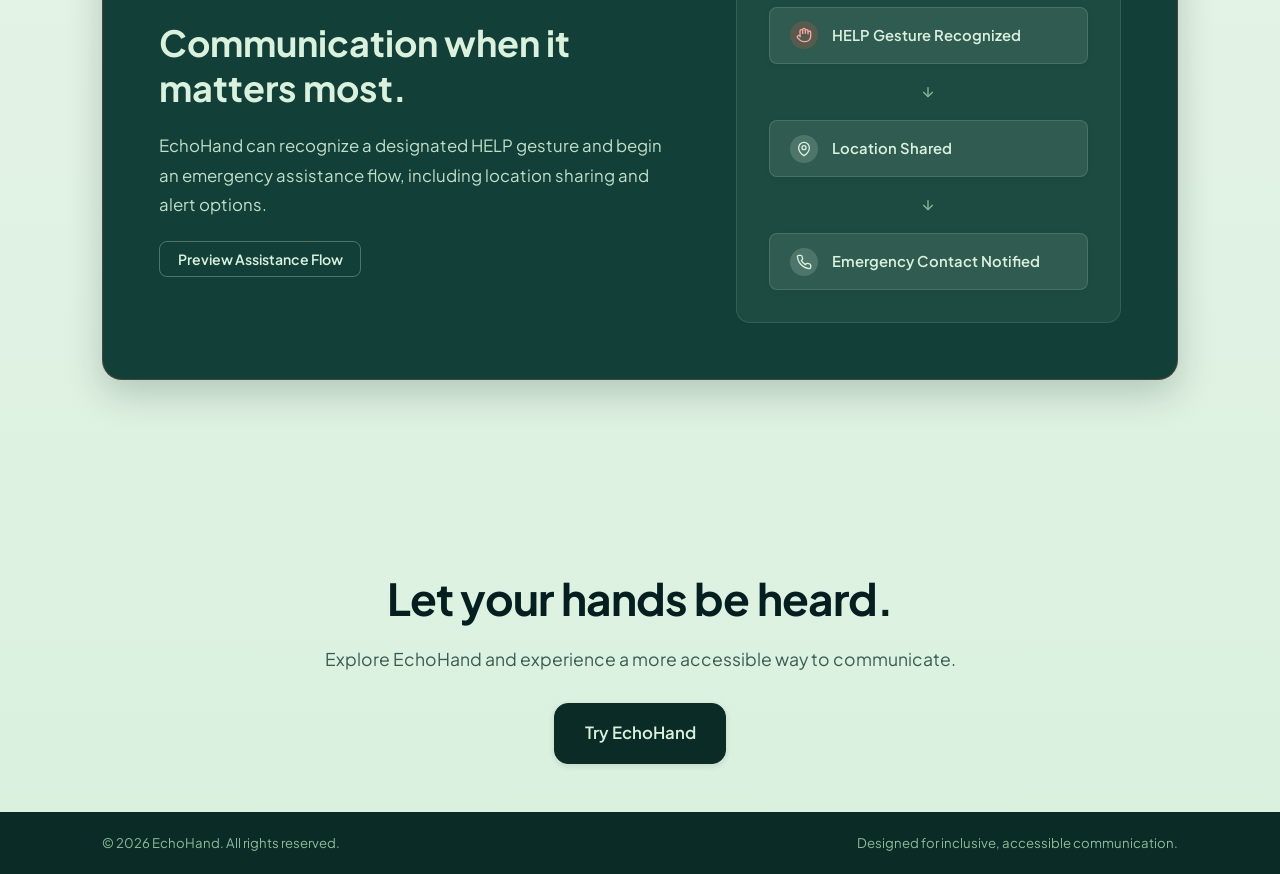
<file: frontend1/index.html>
<!DOCTYPE html>
<html lang="en">

<head>
  <meta charset="UTF-8">
  <meta name="viewport" content="width=device-width, initial-scale=1.0">
  <meta name="description"
    content="EchoHand is a calm, accessible platform bridging American Sign Language through camera vision and smart sensor gloves into real-time speech and text.">
  <meta name="keywords"
    content="EchoHand, ASL, American Sign Language, Accessibility, Assistive Technology, Speech, Smart Glove">
  <meta name="author" content="EchoHand">
  <title>EchoHand — Turning signs into a voice that can be heard</title>

  <!-- Favicon -->
  <link rel="icon" type="image/svg+xml"
    href="data:image/svg+xml,<svg xmlns='http://www.w3.org/2000/svg' viewBox='0 0 24 24' fill='none' stroke='%230B2B26' stroke-width='2' stroke-linecap='round' stroke-linejoin='round'><path d='M18 11V6a2 2 0 0 0-2-2v0a2 2 0 0 0-2 2v0'/><path d='M14 10V4a2 2 0 0 0-2-2v0a2 2 0 0 0-2 2v2'/><path d='M10 10.5V6a2 2 0 0 0-2-2v0a2 2 0 0 0-2 2v8'/><path d='M18 8a2 2 0 1 1 4 0v6a8 8 0 0 1-8 8h-2c-2.8 0-4.5-.86-5.99-2.34l-3.6-3.6a2 2 0 0 1 2.83-2.82L7 15'/></svg>">

  <!-- Core & Landing Styles (70% Light Mint #DAF1DE) -->
  <link rel="stylesheet" href="css/style.css">
  <link rel="stylesheet" href="css/landing.css">
</head>

<body>

  <!-- ========================================================================
       CLEAN, MINIMAL NAVBAR
       ======================================================================== -->
  <header class="site-header" id="siteHeader">
    <div class="container nav-container">

      <!-- Brand Logo -->
      <a href="index.html" class="brand-logo" aria-label="EchoHand Home">
        <span class="brand-icon">
          <svg viewBox="0 0 24 24" fill="none" stroke="currentColor" stroke-width="2" stroke-linecap="round"
            stroke-linejoin="round">
            <path d="M18 11V6a2 2 0 0 0-2-2v0a2 2 0 0 0-2 2v0" />
            <path d="M14 10V4a2 2 0 0 0-2-2v0a2 2 0 0 0-2 2v2" />
            <path d="M10 10.5V6a2 2 0 0 0-2-2v0a2 2 0 0 0-2 2v8" />
            <path
              d="M18 8a2 2 0 1 1 4 0v6a8 8 0 0 1-8 8h-2c-2.8 0-4.5-.86-5.99-2.34l-3.6-3.6a2 2 0 0 1 2.83-2.82L7 15" />
          </svg>
        </span>
        <span>EchoHand</span>
      </a>

      <!-- Clean Navigation Links -->
      <nav aria-label="Main Navigation">
        <ul class="nav-menu">
          <li><a href="#" class="nav-link">Home</a></li>
          <li><a href="#how-it-works" class="nav-link">How It Works</a></li>
          <li><a href="learn.html" class="nav-link">Learn ASL</a></li>
          <li><a href="#emergency" class="nav-link">Emergency</a></li>
        </ul>
      </nav>

      <!-- Minimal Actions -->
      <div class="nav-actions">
        <a href="login.html" class="btn btn-secondary btn-sm">Sign In</a>
        <a href="dashboard.html" class="btn btn-primary btn-sm">Try EchoHand</a>

        <!-- Mobile Menu Toggle Button -->
        <button class="mobile-nav-toggle" id="mobileNavToggle" aria-label="Open Navigation Menu">
          <svg width="22" height="22" viewBox="0 0 24 24" fill="none" stroke="currentColor" stroke-width="2"
            stroke-linecap="round" stroke-linejoin="round">
            <line x1="3" y1="12" x2="21" y2="12"></line>
            <line x1="3" y1="6" x2="21" y2="6"></line>
            <line x1="3" y1="18" x2="21" y2="18"></line>
          </svg>
        </button>
      </div>

    </div>
  </header>

  <!-- ========================================================================
       HERO SECTION (SPACIOUS, HUMAN-CENTERED, SERENE)
       ======================================================================== -->
  <main>
    <section class="hero-section">
      <div class="container hero-grid">

        <!-- Left Side: Elegant Headline & Human Message -->
        <div class="hero-content">
          <span class="hero-subtle-label">ASL • Accessibility • Communication</span>

          <h1 class="hero-heading">
            EchoHand<br>
          </h1>
          <h2>
            Where Silent Gestures Speak, Safety Listens!
          </h2>

          <p class="hero-description" style="font-family: 'Outfit', sans-serif;">
            EchoHand helps bridge communication through American Sign Language, transforming gestures into text and
            speech through a camera or a smart sensor glove.
          </p>

          <div class="hero-buttons">
            <a href="dashboard.html" class="btn btn-primary btn-lg">Try EchoHand</a>
            <a href="#how-it-works" class="btn btn-secondary btn-lg">Learn How It Works</a>
          </div>
        </div>

        <!-- Right Side: ONE Beautiful Minimal Visual Representation -->
        <div class="hero-visual-wrapper">
          <div class="minimal-gesture-card">

            <!-- Minimal Hand Graphic -->
            <div class="hand-visual-box">
              <svg viewBox="0 0 24 24" fill="none" stroke="currentColor" stroke-width="1.8" stroke-linecap="round"
                stroke-linejoin="round">
                <path d="M18 11V6a2 2 0 0 0-2-2v0a2 2 0 0 0-2 2v0" />
                <path d="M14 10V4a2 2 0 0 0-2-2v0a2 2 0 0 0-2 2v2" />
                <path d="M10 10.5V6a2 2 0 0 0-2-2v0a2 2 0 0 0-2 2v8" />
                <path
                  d="M18 8a2 2 0 1 1 4 0v6a8 8 0 0 1-8 8h-2c-2.8 0-4.5-.86-5.99-2.34l-3.6-3.6a2 2 0 0 1 2.83-2.82L7 15" />
              </svg>
            </div>

            <!-- Small Label -->
            <div class="gesture-info-meta">
              <span class="gesture-label-text">HELLO</span>
              <span class="gesture-confidence-text">94% confidence</span>
            </div>

            <!-- Subtle Arrow: Gesture → Speech -->
            <div class="gesture-speech-flow">
              <span>Gesture</span>
              <svg viewBox="0 0 24 24" fill="none" stroke="currentColor" stroke-width="2" stroke-linecap="round"
                stroke-linejoin="round">
                <line x1="5" y1="12" x2="19" y2="12"></line>
                <polyline points="12 5 19 12 12 19"></polyline>
              </svg>
              <span>Speech</span>
            </div>

            <!-- Gentle Sample Pronunciation Button -->
            <button class="listen-sample-btn" id="heroListenBtn">
              <svg width="16" height="16" viewBox="0 0 24 24" fill="none" stroke="currentColor" stroke-width="2"
                stroke-linecap="round" stroke-linejoin="round">
                <polygon points="11 5 6 9 2 9 2 15 6 15 11 19 11 5"></polygon>
                <path d="M15.54 8.46a5 5 0 0 1 0 7.07"></path>
              </svg>
              <span>Listen to Speech</span>
            </button>

          </div>
        </div>

      </div>
    </section>

    <!-- ========================================================================
       TWO WAYS TO COMMUNICATE (CAMERA + SMART GLOVE)
       ======================================================================== -->
    <section class="two-ways-section" id="two-ways">
      <div class="container">

        <div class="section-header">
          <span class="subtle-badge">Input Methods</span>
          <h2 class="section-title">Two ways to communicate</h2>
          <p class="section-subtitle">
            Whether you are sitting in front of your device or on the move, EchoHand adapts effortlessly to your
            environment.
          </p>
        </div>

        <div class="ways-container">

          <!-- Way 1: Camera -->
          <div class="way-card">
            <div class="way-icon">
              <svg viewBox="0 0 24 24" fill="none" stroke="currentColor" stroke-width="2" stroke-linecap="round"
                stroke-linejoin="round">
                <path d="M23 19a2 2 0 0 1-2 2H3a2 2 0 0 1-2-2V8a2 2 0 0 1 2-2h4l2-3h6l2 3h4a2 2 0 0 1 2 2z"></path>
                <circle cx="12" cy="13" r="4"></circle>
              </svg>
            </div>
            <h3 class="way-name">CAMERA</h3>
            <p class="way-tagline">See the sign</p>
            <p class="way-description">
              Uses standard webcam computer vision to recognize hand shapes in real time with no wearables required.
            </p>
          </div>

          <!-- Subtle Center Plus Connector -->
          <div class="ways-plus-connector" aria-hidden="true">+</div>

          <!-- Way 2: Smart Glove -->
          <div class="way-card">
            <div class="way-icon">
              <svg viewBox="0 0 24 24" fill="none" stroke="currentColor" stroke-width="2" stroke-linecap="round"
                stroke-linejoin="round">
                <path d="M18 11V6a2 2 0 0 0-2-2v0a2 2 0 0 0-2 2v0" />
                <path d="M14 10V4a2 2 0 0 0-2-2v0a2 2 0 0 0-2 2v2" />
                <path d="M10 10.5V6a2 2 0 0 0-2-2v0a2 2 0 0 0-2 2v8" />
                <path
                  d="M18 8a2 2 0 1 1 4 0v6a8 8 0 0 1-8 8h-2c-2.8 0-4.5-.86-5.99-2.34l-3.6-3.6a2 2 0 0 1 2.83-2.82L7 15" />
              </svg>
            </div>
            <h3 class="way-name">SMART GLOVE</h3>
            <p class="way-tagline">Feel the gesture</p>
            <p class="way-description">
              Lightweight wearable glove with flex sensors and ESP32 to measure finger bends anywhere, even on the go.
            </p>
          </div>

        </div>

        <p class="ways-footer-note">
          Both connect seamlessly to EchoHand, delivering identical clear text and speech output.
        </p>

      </div>
    </section>

    <!-- ========================================================================
       HOW IT WORKS (SIMPLE 4 STEPS)
       ======================================================================== -->
    <section class="how-it-works-section" id="how-it-works">
      <div class="container">

        <div class="section-header">
          <span class="subtle-badge">Simplicity</span>
          <h2 class="section-title">How it works</h2>
          <p class="section-subtitle">
            A natural, seamless transition from physical movement to spoken word in four simple steps.
          </p>
        </div>

        <div class="steps-grid">

          <div class="step-item">
            <span class="step-num">01</span>
            <h3 class="step-title">Make a sign</h3>
            <p class="step-desc">
              Perform an American Sign Language gesture in front of your camera or while wearing the glove.
            </p>
          </div>

          <div class="step-item">
            <span class="step-num">02</span>
            <h3 class="step-title">EchoHand detects it</h3>
            <p class="step-desc">
              Intelligent recognition instantly analyzes the hand shape and verifies the sign with high precision.
            </p>
          </div>

          <div class="step-item">
            <span class="step-num">03</span>
            <h3 class="step-title">Your gesture becomes text</h3>
            <p class="step-desc">
              The recognized gesture is translated immediately into clear, readable words on screen.
            </p>
          </div>

          <div class="step-item">
            <span class="step-num">04</span>
            <h3 class="step-title">EchoHand speaks it aloud</h3>
            <p class="step-desc">
              Natural speech synthesis vocalizes your words so the listener hears your communication effortlessly.
            </p>
          </div>

        </div>

      </div>
    </section>

    <!-- ========================================================================
       FEATURES SECTION (SIMPLE, ELEGANT CARDS)
       ======================================================================== -->
    <section class="features-section" id="features">
      <div class="container">

        <div class="section-header">
          <span class="subtle-badge">Capabilities</span>
          <h2 class="section-title">Thoughtfully designed features</h2>
          <p class="section-subtitle">
            Essential tools crafted to empower inclusive, everyday communication.
          </p>
        </div>

        <div class="features-grid">

          <!-- Card 1 -->
          <div class="feature-card">
            <div class="feature-card-icon">
              <svg viewBox="0 0 24 24" fill="none" stroke="currentColor" stroke-width="2" stroke-linecap="round"
                stroke-linejoin="round">
                <path d="M23 19a2 2 0 0 1-2 2H3a2 2 0 0 1-2-2V8a2 2 0 0 1 2-2h4l2-3h6l2 3h4a2 2 0 0 1 2 2z"></path>
                <circle cx="12" cy="13" r="4"></circle>
              </svg>
            </div>
            <h3 class="feature-card-title">Camera Translation</h3>
            <p class="feature-card-desc">
              Real-time ASL gesture recognition directly through your browser using everyday webcam vision.
            </p>
          </div>

          <!-- Card 2 -->
          <div class="feature-card">
            <div class="feature-card-icon">
              <svg viewBox="0 0 24 24" fill="none" stroke="currentColor" stroke-width="2" stroke-linecap="round"
                stroke-linejoin="round">
                <path d="M18 11V6a2 2 0 0 0-2-2v0a2 2 0 0 0-2 2v0" />
                <path d="M14 10V4a2 2 0 0 0-2-2v0a2 2 0 0 0-2 2v2" />
                <path d="M10 10.5V6a2 2 0 0 0-2-2v0a2 2 0 0 0-2 2v8" />
                <path
                  d="M18 8a2 2 0 1 1 4 0v6a8 8 0 0 1-8 8h-2c-2.8 0-4.5-.86-5.99-2.34l-3.6-3.6a2 2 0 0 1 2.83-2.82L7 15" />
              </svg>
            </div>
            <h3 class="feature-card-title">Smart Glove</h3>
            <p class="feature-card-desc">
              Flex sensors + ESP32 provide an additional input method that works at any angle or lighting condition.
            </p>
          </div>

          <!-- Card 3 -->
          <div class="feature-card">
            <div class="feature-card-icon">
              <svg viewBox="0 0 24 24" fill="none" stroke="currentColor" stroke-width="2" stroke-linecap="round"
                stroke-linejoin="round">
                <polygon points="11 5 6 9 2 9 2 15 6 15 11 19 11 5"></polygon>
                <path d="M19.07 4.93a10 10 0 0 1 0 14.14M15.54 8.46a5 5 0 0 1 0 7.07"></path>
              </svg>
            </div>
            <h3 class="feature-card-title">Text to Speech</h3>
            <p class="feature-card-desc">
              Detected gestures are converted into clear spoken audio using natural browser voice synthesis.
            </p>
          </div>

          <!-- Card 4 -->
          <div class="feature-card">
            <div class="feature-card-icon">
              <svg viewBox="0 0 24 24" fill="none" stroke="currentColor" stroke-width="2" stroke-linecap="round"
                stroke-linejoin="round">
                <path d="M2 3h6a4 4 0 0 1 4 4v14a3 3 0 0 0-3-3H2z"></path>
                <path d="M22 3h-6a4 4 0 0 0-4 4v14a3 3 0 0 1 3-3h7z"></path>
              </svg>
            </div>
            <h3 class="feature-card-title">Learn ASL</h3>
            <p class="feature-card-desc">
              Practice and explore supported gestures with gentle guided references and interactive feedback.
            </p>
          </div>

          <!-- Card 5 -->
          <div class="feature-card">
            <div class="feature-card-icon">
              <svg viewBox="0 0 24 24" fill="none" stroke="currentColor" stroke-width="2" stroke-linecap="round"
                stroke-linejoin="round">
                <path d="M12 22s-8-4.5-8-11.8A8 8 0 0 1 12 2a8 8 0 0 1 8 8.2c0 7.3-8 11.8-8 11.8z" />
                <circle cx="12" cy="10" r="3" />
              </svg>
            </div>
            <h3 class="feature-card-title">Emergency Help</h3>
            <p class="feature-card-desc">
              The HELP gesture can initiate an emergency assistance flow with location sharing and alert options.
            </p>
          </div>

        </div>

      </div>
    </section>

    <!-- ========================================================================
       EMERGENCY SECTION (CALM, MEANINGFUL, PEACEFUL)
       ======================================================================== -->
    <section class="emergency-section" id="emergency">
      <div class="container">

        <div class="emergency-calm-box">

          <div class="emergency-left">

            <h2 class="emergency-heading">
              Communication when it matters most.
            </h2>

            <p class="emergency-text">
              EchoHand can recognize a designated HELP gesture and begin an emergency assistance flow, including
              location sharing and alert options.
            </p>

            <div>
              <button class="btn btn-secondary btn-sm" id="calmEmergencyDemoBtn">
                Preview Assistance Flow
              </button>
            </div>
          </div>

          <!-- Subtle Visual: HELP → Location → Emergency Contact -->
          <div class="emergency-flow-visual">
            <div class="flow-step-pill">
              <span class="flow-step-icon warm">
                <svg width="16" height="16" viewBox="0 0 24 24" fill="none" stroke="currentColor" stroke-width="2">
                  <path d="M18 11V6a2 2 0 0 0-2-2v0a2 2 0 0 0-2 2v0" />
                  <path d="M14 10V4a2 2 0 0 0-2-2v0a2 2 0 0 0-2 2v2" />
                  <path d="M10 10.5V6a2 2 0 0 0-2-2v0a2 2 0 0 0-2 2v8" />
                  <path
                    d="M18 8a2 2 0 1 1 4 0v6a8 8 0 0 1-8 8h-2c-2.8 0-4.5-.86-5.99-2.34l-3.6-3.6a2 2 0 0 1 2.83-2.82L7 15" />
                </svg>
              </span>
              <span>HELP Gesture Recognized</span>
            </div>

            <div class="flow-arrow-down" aria-hidden="true">
              <svg width="16" height="16" viewBox="0 0 24 24" fill="none" stroke="currentColor" stroke-width="2">
                <line x1="12" y1="5" x2="12" y2="19"></line>
                <polyline points="19 12 12 19 5 12"></polyline>
              </svg>
            </div>

            <div class="flow-step-pill">
              <span class="flow-step-icon">
                <svg width="16" height="16" viewBox="0 0 24 24" fill="none" stroke="currentColor" stroke-width="2">
                  <path d="M12 22s-8-4.5-8-11.8A8 8 0 0 1 12 2a8 8 0 0 1 8 8.2c0 7.3-8 11.8-8 11.8z" />
                  <circle cx="12" cy="10" r="3" />
                </svg>
              </span>
              <span>Location Shared</span>
            </div>

            <div class="flow-arrow-down" aria-hidden="true">
              <svg width="16" height="16" viewBox="0 0 24 24" fill="none" stroke="currentColor" stroke-width="2">
                <line x1="12" y1="5" x2="12" y2="19"></line>
                <polyline points="19 12 12 19 5 12"></polyline>
              </svg>
            </div>

            <div class="flow-step-pill">
              <span class="flow-step-icon">
                <svg width="16" height="16" viewBox="0 0 24 24" fill="none" stroke="currentColor" stroke-width="2">
                  <path
                    d="M22 16.92v3a2 2 0 0 1-2.18 2 19.79 19.79 0 0 1-8.63-3.07 19.5 19.5 0 0 1-6-6 19.79 19.79 0 0 1-3.07-8.67A2 2 0 0 1 4.11 2h3a2 2 0 0 1 2 1.72 12.84 12.84 0 0 0 .7 2.81 2 2 0 0 1-.45 2.11L8.09 9.91a16 16 0 0 0 6 6l1.27-1.27a2 2 0 0 1 2.11-.45 12.84 12.84 0 0 0 2.81.7A2 2 0 0 1 22 16.92z">
                  </path>
                </svg>
              </span>
              <span>Emergency Contact Notified</span>
            </div>
          </div>

        </div>

      </div>
    </section>

    <!-- ========================================================================
       FINAL CTA SECTION
       ======================================================================== -->
    <section class="final-cta-section">
      <div class="container">

        <div class="cta-inner-box">
          <h2 class="cta-heading">Let your hands be heard.</h2>
          <p class="cta-subtitle">
            Explore EchoHand and experience a more accessible way to communicate.
          </p>
          <div style="margin-top: 0.5rem;">
            <a href="dashboard.html" class="btn btn-primary btn-lg">Try EchoHand</a>
          </div>
        </div>

      </div>
    </section>

  </main>

  <!-- ========================================================================
       CALM EMERGENCY ASSISTANCE MODAL
       ======================================================================== -->
  <div class="modal-overlay" id="emergencyModalOverlay" role="dialog" aria-modal="true"
    aria-labelledby="modalAlertTitle">
    <div class="emergency-modal">

      <div class="modal-header-calm">
        <div class="modal-header-icon">
          <svg width="20" height="20" viewBox="0 0 24 24" fill="none" stroke="currentColor" stroke-width="2">
            <path d="M12 22s-8-4.5-8-11.8A8 8 0 0 1 12 2a8 8 0 0 1 8 8.2c0 7.3-8 11.8-8 11.8z" />
            <circle cx="12" cy="10" r="3" />
          </svg>
        </div>
        <h3 class="modal-title" id="modalAlertTitle">Emergency Assistance Flow</h3>
      </div>

      <div class="modal-body">
        <p>
          When the HELP gesture is recognized, EchoHand can obtain your approximate location to create a direct Google
          Maps link for your trusted contacts.
        </p>

        <div class="location-box-calm" id="modalCoordsDisplay">
          📍 Locating approximate coordinates...
        </div>
      </div>

      <div class="modal-actions">
        <button class="btn btn-secondary btn-sm" id="emergencyCancelBtn">Close</button>
        <button class="btn btn-primary btn-sm" id="emergencyDispatchBtn">Simulate Alert Share</button>
      </div>

    </div>
  </div>

  <!-- ========================================================================
       COMPACT CALM FOOTER
       ======================================================================== -->
  <footer class="site-footer site-footer--slim">
    <div class="container">
      <div class="footer-bottom">
        <p>&copy; 2026 EchoHand. All rights reserved.</p>
        <p>Designed for inclusive, accessible communication.</p>
      </div>
    </div>
  </footer>

  <!-- Scripts -->
  <script src="js/app.js"></script>
  <script src="js/landing.js"></script>
</body>

</html>
</file>
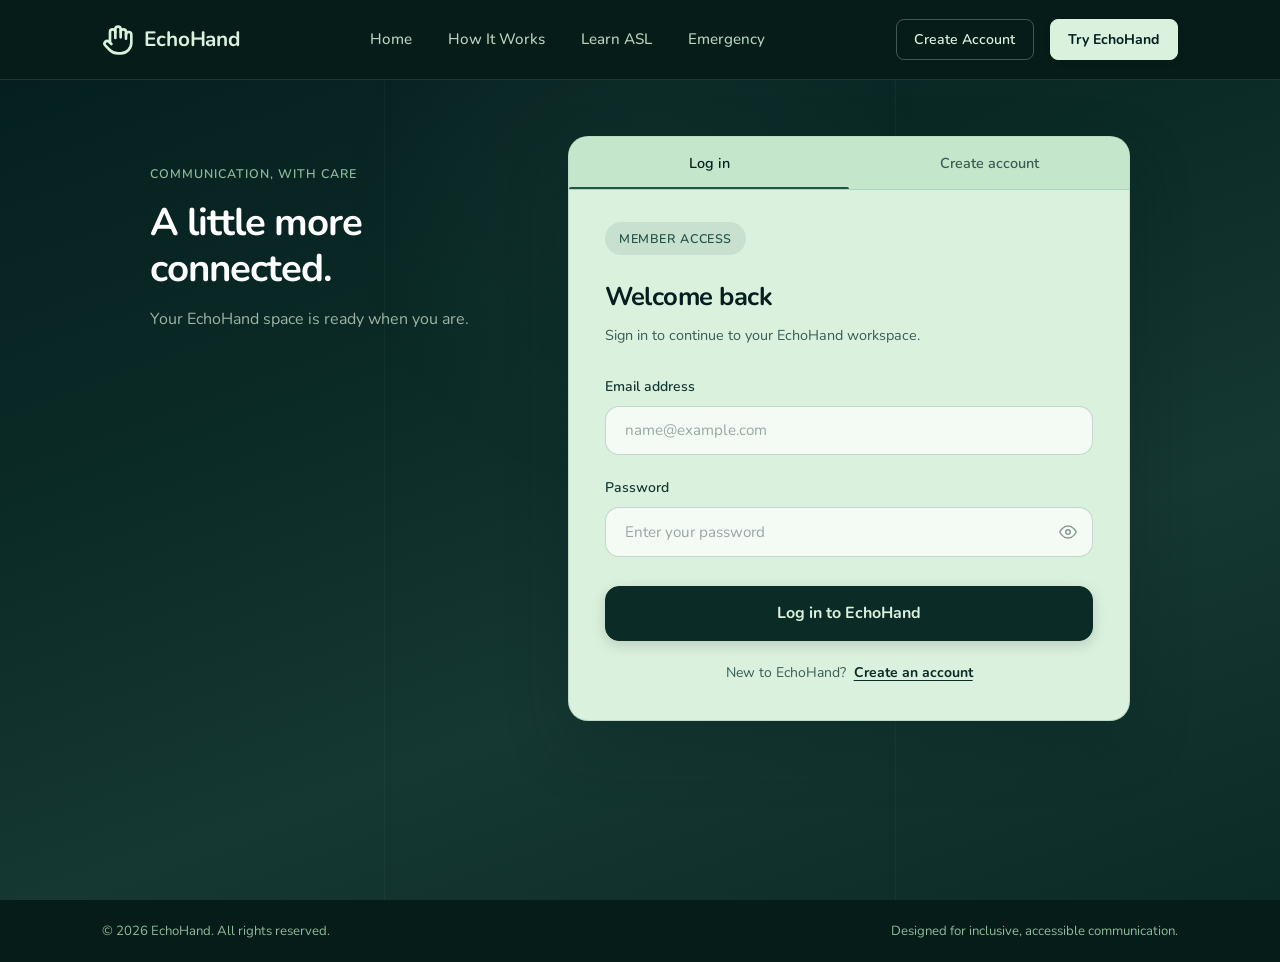
<file: frontend/login.html>
<!DOCTYPE html>
<html lang="en">
<head>
  <meta charset="UTF-8">
  <meta name="viewport" content="width=device-width, initial-scale=1.0">
  <meta name="description" content="Sign in to your EchoHand assistive communication workspace.">
  <title>Sign In — EchoHand</title>

  <!-- Favicon -->
  <link rel="icon" type="image/svg+xml"
    href="data:image/svg+xml,<svg xmlns='http://www.w3.org/2000/svg' viewBox='0 0 24 24' fill='none' stroke='%230B2B26' stroke-width='2' stroke-linecap='round' stroke-linejoin='round'><path d='M18 11V6a2 2 0 0 0-2-2v0a2 2 0 0 0-2 2v0'/><path d='M14 10V4a2 2 0 0 0-2-2v0a2 2 0 0 0-2 2v2'/><path d='M10 10.5V6a2 2 0 0 0-2-2v0a2 2 0 0 0-2 2v8'/><path d='M18 8a2 2 0 1 1 4 0v6a8 8 0 0 1-8 8h-2c-2.8 0-4.5-.86-5.99-2.34l-3.6-3.6a2 2 0 0 1 2.83-2.82L7 15'/></svg>">

  <!-- Core Styles & Auth Styles -->
  <link rel="stylesheet" href="css/style.css">
  <link rel="stylesheet" href="css/auth.css">
  <link rel="stylesheet" href="css/auth-page.css">
</head>
<body>

  <!-- ========================================================================
       CLEAN NAVBAR (MATCHING FOOTER #0B2B26 WITH LIGHT TEXT)
       ======================================================================== -->
  <header class="site-header" id="siteHeader">
    <div class="container nav-container">
      
      <!-- Brand Logo -->
      <a href="index.html" class="brand-logo" aria-label="EchoHand Home">
        <span class="brand-icon">
          <svg viewBox="0 0 24 24" fill="none" stroke="currentColor" stroke-width="2" stroke-linecap="round"
            stroke-linejoin="round">
            <path d="M18 11V6a2 2 0 0 0-2-2v0a2 2 0 0 0-2 2v0" />
            <path d="M14 10V4a2 2 0 0 0-2-2v0a2 2 0 0 0-2 2v2" />
            <path d="M10 10.5V6a2 2 0 0 0-2-2v0a2 2 0 0 0-2 2v8" />
            <path
              d="M18 8a2 2 0 1 1 4 0v6a8 8 0 0 1-8 8h-2c-2.8 0-4.5-.86-5.99-2.34l-3.6-3.6a2 2 0 0 1 2.83-2.82L7 15" />
          </svg>
        </span>
        <span>EchoHand</span>
      </a>

      <!-- Clean Navigation Links -->
      <nav aria-label="Main Navigation">
        <ul class="nav-menu">
          <li><a href="index.html" class="nav-link">Home</a></li>
          <li><a href="index.html#how-it-works" class="nav-link">How It Works</a></li>
          <li><a href="learn.html" class="nav-link">Learn ASL</a></li>
          <li><a href="index.html#emergency" class="nav-link">Emergency</a></li>
        </ul>
      </nav>

      <!-- Nav Actions -->
      <div class="nav-actions">
        <a href="login.html#signup" class="btn btn-secondary btn-sm" id="navCreateAccountBtn">Create Account</a>
        <a href="dashboard.html" class="btn btn-primary btn-sm">Try EchoHand</a>

        <!-- Mobile Menu Toggle Button -->
        <button class="mobile-nav-toggle" id="mobileNavToggle" aria-label="Open Navigation Menu">
          <svg width="22" height="22" viewBox="0 0 24 24" fill="none" stroke="currentColor" stroke-width="2"
            stroke-linecap="round" stroke-linejoin="round">
            <line x1="3" y1="12" x2="21" y2="12"></line>
            <line x1="3" y1="6" x2="21" y2="6"></line>
            <line x1="3" y1="18" x2="21" y2="18"></line>
          </svg>
        </button>
      </div>

    </div>
  </header>

  <main class="auth-page-section auth-shell">
    <div class="auth-scene" aria-hidden="true">
      <span class="scene-line scene-line-one"></span>
      <span class="scene-line scene-line-two"></span>
      <span class="scene-glow"></span>
    </div>
    <section class="container auth-container auth-container-combined" aria-labelledby="authTitle">
      <div class="auth-intro">
        <span class="auth-kicker">Communication, with care</span>
        <h1 id="authTitle">A little more connected.</h1>
        <p>Your EchoHand space is ready when you are.</p>
      </div>

      <div class="auth-card auth-card-combined">
        <div class="auth-switcher" role="tablist" aria-label="Choose account action" data-active="login">
          <button class="auth-switch is-active" id="loginTab" type="button" role="tab" aria-selected="true" aria-controls="loginPanel">Log in</button>
          <button class="auth-switch" id="signupTab" type="button" role="tab" aria-selected="false" aria-controls="signupPanel">Create account</button>
          <span class="auth-switch-indicator" aria-hidden="true"></span>
        </div>

        <section class="auth-panel" id="loginPanel" role="tabpanel" aria-labelledby="loginTab">
          <header class="auth-header auth-header-left">
            <span class="auth-badge">Member access</span>
            <h2 class="auth-title">Welcome back</h2>
            <p class="auth-subtitle">Sign in to continue to your EchoHand workspace.</p>
          </header>
          <form class="auth-form" id="loginForm">
            <div class="form-group">
              <label for="loginEmail" class="form-label">Email address</label>
              <input type="email" id="loginEmail" class="form-input" placeholder="name@example.com" required autocomplete="email">
            </div>
            <div class="form-group">
              <label for="loginPassword" class="form-label">Password</label>
              <div class="input-wrapper">
                <input type="password" id="loginPassword" class="form-input" placeholder="Enter your password" required autocomplete="current-password">
                <button type="button" class="password-toggle-btn" data-password-toggle="loginPassword" aria-label="Show password">
                  <svg viewBox="0 0 24 24" fill="none" stroke="currentColor" stroke-width="2" stroke-linecap="round" stroke-linejoin="round"><path d="M1 12s4-8 11-8 11 8 11 8-4 8-11 8-11-8-11-8z"></path><circle cx="12" cy="12" r="3"></circle></svg>
                </button>
              </div>
            </div>
            <button type="submit" class="auth-submit-btn" id="loginSubmitBtn">Log in to EchoHand</button>
          </form>
          <p class="auth-panel-footnote">New to EchoHand? <button class="text-switch" type="button" data-switch="signup">Create an account</button></p>
        </section>

        <section class="auth-panel" id="signupPanel" role="tabpanel" aria-labelledby="signupTab" hidden>
          <header class="auth-header auth-header-left">
            <span class="auth-badge">Join EchoHand</span>
            <h2 class="auth-title">Create your account</h2>
            <p class="auth-subtitle">Set up your profile and a trusted emergency contact.</p>
          </header>
          <form class="auth-form" id="signupForm">
            <div class="form-row">
              <div class="form-group">
                <label for="signupFullName" class="form-label">Full name</label>
                <input type="text" id="signupFullName" class="form-input" placeholder="Your name" required autocomplete="name">
              </div>
              <div class="form-group">
                <label for="signupEmail" class="form-label">Email address</label>
                <input type="email" id="signupEmail" class="form-input" placeholder="name@example.com" required autocomplete="email">
              </div>
            </div>
            <!-- User's Phone Number -->
            <div class="form-group">
              <label for="signupPhone" class="form-label">Phone number</label>
              <input 
                type="tel" 
                id="signupPhone" 
                class="form-input" 
                placeholder="+91 9876543210" 
                required 
                autocomplete="tel"
                inputmode="tel"
              >
            </div>
            <div class="form-row">
              <div class="form-group">
                <label for="signupPassword" class="form-label">Password</label>
                <input type="password" id="signupPassword" class="form-input" placeholder="At least 8 characters" minlength="8" required autocomplete="new-password">
              </div>
              <div class="form-group">
                <label for="signupConfirmPassword" class="form-label">Confirm password</label>
                <input type="password" id="signupConfirmPassword" class="form-input" placeholder="Enter it again" minlength="8" required autocomplete="new-password">
              </div>
            </div>
            <div class="auth-contact-block">
              <div class="auth-contact-heading">
                <span class="contact-mark" aria-hidden="true">+</span>
                <div><h3>Emergency contact</h3><p>A trusted person EchoHand can reach in an emergency.</p></div>
              </div>
              <div class="form-row">
                <div class="form-group">
                  <label for="emergencyName" class="form-label">Contact name</label>
                  <input type="text" id="emergencyName" class="form-input" placeholder="Name" required autocomplete="off">
                  <span class="field-error"></span>
                </div>
                <div class="form-group">
                  <label for="emergencyPhone" class="form-label">Emergency phone</label>
                  <input type="tel" id="emergencyPhone" class="form-input" placeholder="+1 555 0100" required autocomplete="tel" inputmode="tel">
                  <span class="field-error"></span>
                </div>
              </div>
              <div class="form-group">
                <label for="emergencyRelation" class="form-label">Relationship</label>
                <select id="emergencyRelation" class="form-select">
                  <option value="Parent / Family">Family member</option>
                  <option value="Caregiver">Caregiver</option>
                  <option value="Partner / Spouse">Partner / spouse</option>
                  <option value="Healthcare Provider">Healthcare provider</option>
                  <option value="Trusted Friend">Trusted friend</option>
                  <option value="Other">Other</option>
                </select>
              </div>
              <!-- Extra contacts injected here by JS -->
              <button type="button" class="add-contact-btn" id="addContactBtn">
                <svg width="14" height="14" viewBox="0 0 24 24" fill="none" stroke="currentColor" stroke-width="2.5" stroke-linecap="round" stroke-linejoin="round"><line x1="12" y1="5" x2="12" y2="19"></line><line x1="5" y1="12" x2="19" y2="12"></line></svg>
                Add emergency contact
              </button>
            </div>
            <button type="submit" class="auth-submit-btn" id="signupSubmitBtn">Create my account</button>
            <p style="font-size:0.78rem;color:#3a5c53;text-align:center;margin-top:0.5rem;">Your data is stored locally on this device for now.</p>
          </form>
          <p class="auth-panel-footnote">Already registered? <button class="text-switch" type="button" data-switch="login">Log in</button></p>
        </section>
      </div>
    </section>
  </main>

  <!-- ========================================================================
       COMPACT CALM FOOTER
       ======================================================================== -->
  <footer class="site-footer site-footer--slim">
    <div class="container">
      <div class="footer-bottom">
        <p>&copy; 2026 EchoHand. All rights reserved.</p>
        <p>Designed for inclusive, accessible communication.</p>
      </div>
    </div>
  </footer>

  <!-- Scripts -->
  <script src="js/app.js"></script>
  <script src="js/auth-page.js"></script>
</body>
</html>
</file>
<file: frontend/css/style.css>
/* ==========================================================================
   ECHOHAND - Core Design System & Global Styles
   Aesthetic: Calm, Soothing, Warm, Minimal, Accessible, Human-Centered
   Dominant Background: #DAF1DE (70% Light Mint)
   Palette: #051F20 | #0B2B26 | #163832 | #235347 | #8EBB9B | #DAF1DE
   ========================================================================== */

@import url('https://fonts.googleapis.com/css2?family=Nunito:wght@300;400;500;600;700;800;900&display=swap');

:root {
  /* EchoHand Palette */
  --c-mint-light: #DAF1DE;
  --c-white-tint: #FFFFFF;
  --c-mint-surface: #Eaf5ec;
  --c-mint-sage: #8EBB9B;
  --c-forest-border: #235347;
  --c-forest-muted: #163832;
  --c-forest-deep: #0B2B26;
  --c-forest-dark: #051F20;

  --bg-page: var(--c-mint-light);
  --bg-card: var(--c-white-tint);
  --bg-card-hover: #F8FDF9;
  --bg-pill: rgba(35, 83, 71, 0.08);

  --text-main: #051F20;
  --text-body: #163832;
  --text-muted: #3a5c53;
  --text-inverse: #DAF1DE;

  --border-subtle: rgba(35, 83, 71, 0.12);
  --border-card: rgba(35, 83, 71, 0.10);
  --border-focus: #235347;

  --warm-accent: #C85A48;
  --warm-accent-subtle: rgba(200, 90, 72, 0.08);
  --warm-accent-border: rgba(200, 90, 72, 0.25);

  --shadow-subtle: 0 2px 8px rgba(5, 31, 32, 0.03);
  --shadow-card: 0 8px 30px rgba(5, 31, 32, 0.05);
  --shadow-hover: 0 12px 36px rgba(5, 31, 32, 0.08);

  /* Pogonia-style font — Nunito is the closest Google Fonts match */
  --font-sans: 'Nunito', -apple-system, BlinkMacSystemFont, 'Segoe UI', Roboto, sans-serif;
  --font-serif: 'Nunito', Georgia, serif;

  --max-width: 1140px;
  --header-height: 80px;
  --radius-sm: 8px;
  --radius-md: 14px;
  --radius-lg: 20px;
  --radius-full: 9999px;
  --transition-smooth: 0.25s cubic-bezier(0.2, 0.8, 0.2, 1);
}

/* Base Resets */
*,
*::before,
*::after {
  box-sizing: border-box;
  margin: 0;
  padding: 0;
}

/* Hide scrollbar on all pages, keep scroll functional */
html {
  scrollbar-width: none;
}
html::-webkit-scrollbar {
  display: none;
}

body {
  font-family: var(--font-sans);
  background-color: var(--bg-page);
  color: var(--text-main);
  line-height: 1.7;
  min-height: 100vh;
  position: relative;
  overflow-x: hidden;
}

.container {
  width: 100%;
  max-width: var(--max-width);
  margin-left: auto;
  margin-right: auto;
  padding-left: 2rem;
  padding-right: 2rem;
}

:focus-visible {
  outline: 2px solid var(--c-forest-border);
  outline-offset: 3px;
}

a {
  color: inherit;
  text-decoration: none;
  transition: color var(--transition-smooth);
}

button {
  font-family: inherit;
  cursor: pointer;
  border: none;
  background: none;
}

img,
svg {
  display: block;
  max-width: 100%;
}

/* ==========================================================================
   SIMPLE, CLEAN NAVBAR
   ========================================================================== */
.site-header {
  position: sticky;
  top: 0;
  z-index: 1000;
  height: var(--header-height);
  background: var(--c-forest-deep);
  border-bottom: 1px solid rgba(218, 241, 222, 0.12);
  transition: background var(--transition-smooth), border-color var(--transition-smooth);
}

.site-header.scrolled {
  background: #08211d;
  border-bottom-color: rgba(218, 241, 222, 0.18);
  box-shadow: 0 4px 16px rgba(5, 31, 32, 0.15);
}

.nav-container {
  display: flex;
  align-items: center;
  justify-content: space-between;
  height: 100%;
}

/* Calm Logo */
.brand-logo {
  display: flex;
  align-items: center;
  gap: 0.65rem;
  font-size: 1.3rem;
  font-weight: 700;
  letter-spacing: -0.01em;
  color: var(--c-mint-light);
}

.brand-icon {
  width: 32px;
  height: 32px;
  color: var(--c-mint-light);
  display: flex;
  align-items: center;
  justify-content: center;
}

.nav-menu {
  display: flex;
  align-items: center;
  list-style: none;
  gap: 2.25rem;
}

.nav-link {
  font-size: 0.95rem;
  font-weight: 500;
  color: var(--c-mint-light);
  opacity: 0.85;
  position: relative;
  padding: 0.4rem 0;
  transition: all var(--transition-smooth);
}

.nav-link:hover {
  opacity: 1;
  color: #FFFFFF;
}

.nav-link::after {
  content: '';
  position: absolute;
  bottom: 0;
  left: 50%;
  width: 0;
  height: 2px;
  background-color: var(--c-mint-sage);
  transition: width var(--transition-smooth), left var(--transition-smooth);
  border-radius: 2px;
}

.nav-link:hover::after {
  width: 100%;
  left: 0;
}

.nav-actions {
  display: flex;
  align-items: center;
  gap: 1rem;
}

/* Header Action Buttons */
.site-header .btn-secondary {
  color: var(--c-mint-light);
  border-color: rgba(218, 241, 222, 0.28);
}

.site-header .btn-secondary:hover {
  background-color: rgba(218, 241, 222, 0.12);
  border-color: var(--c-mint-light);
  color: #FFFFFF;
}

.site-header .btn-primary {
  background-color: var(--c-mint-light);
  color: var(--c-forest-dark);
  border-color: var(--c-mint-light);
  font-weight: 700;
}

.site-header .btn-primary:hover {
  background-color: #FFFFFF;
  color: var(--c-forest-dark);
  border-color: #FFFFFF;
  box-shadow: 0 4px 14px rgba(0, 0, 0, 0.25);
}

.mobile-nav-toggle {
  display: none;
  width: 40px;
  height: 40px;
  border-radius: var(--radius-sm);
  color: var(--c-mint-light);
  align-items: center;
  justify-content: center;
}

/* ==========================================================================
   BUTTONS & ACCENTS
   ========================================================================== */
.btn {
  display: inline-flex;
  align-items: center;
  justify-content: center;
  gap: 0.5rem;
  padding: 0.75rem 1.45rem;
  font-size: 0.95rem;
  font-weight: 600;
  border-radius: var(--radius-md);
  transition: all var(--transition-smooth);
  cursor: pointer;
  text-decoration: none;
  white-space: nowrap;
}

/* Primary Button: Deep forest green with mint-cream text */
.btn-primary {
  background-color: var(--c-forest-deep);
  color: var(--c-mint-light);
  border: 1px solid var(--c-forest-deep);
  box-shadow: 0 2px 6px rgba(5, 31, 32, 0.12);
}

.btn-primary:hover {
  background-color: var(--c-forest-dark);
  color: #FFFFFF;
  transform: translateY(-1px);
  box-shadow: 0 4px 12px rgba(5, 31, 32, 0.16);
}

/* Secondary Button: Clean white card or light button with dark green text */
.btn-secondary {
  background-color: transparent;
  color: var(--c-forest-deep);
  border: 1px solid rgba(35, 83, 71, 0.25);
}

.btn-secondary:hover {
  background-color: rgba(255, 255, 255, 0.6);
  border-color: var(--c-forest-border);
  color: var(--c-forest-dark);
}

.btn-text-link {
  font-size: 0.95rem;
  font-weight: 600;
  color: var(--c-forest-deep);
  display: inline-flex;
  align-items: center;
  gap: 0.4rem;
  padding: 0.4rem 0.6rem;
}

.btn-text-link:hover {
  color: var(--c-forest-border);
}

.btn-sm {
  padding: 0.5rem 1.1rem;
  font-size: 0.88rem;
  border-radius: var(--radius-sm);
}

.btn-lg {
  padding: 0.95rem 1.85rem;
  font-size: 1.05rem;
  border-radius: var(--radius-md);
}

/* Minimal Badge */
.subtle-badge {
  display: inline-flex;
  align-items: center;
  gap: 0.5rem;
  padding: 0.35rem 0.85rem;
  background-color: rgba(35, 83, 71, 0.08);
  color: var(--c-forest-muted);
  font-size: 0.785rem;
  font-weight: 600;
  letter-spacing: 0.06em;
  text-transform: uppercase;
  border-radius: var(--radius-full);
}

/* Section Header Structure */
.section-header {
  text-align: center;
  max-width: 680px;
  margin: 0 auto 3.5rem auto;
}

.section-title {
  font-size: 2.25rem;
  font-weight: 700;
  line-height: 1.3;
  letter-spacing: -0.02em;
  color: var(--c-forest-dark);
  margin-top: 0.75rem;
  margin-bottom: 0.85rem;
}

.section-subtitle {
  font-size: 1.05rem;
  color: var(--text-muted);
  line-height: 1.7;
}

/* ==========================================================================
   COMPACT CALM FOOTER
   ========================================================================== */
.site-footer {
  background-color: var(--c-forest-deep);
  color: var(--c-mint-light);
  padding: 0.5rem 0 1.15rem;
  margin-top: 6rem;
}

.footer-inner {
  display: flex;
  align-items: center;
  justify-content: space-between;
  flex-wrap: wrap;
  gap: 2rem;
  padding-bottom: 2rem;
  border-bottom: 1px solid rgba(218, 241, 222, 0.12);
}

.footer-brand h4 {
  font-size: 1.2rem;
  font-weight: 700;
  color: #FFFFFF;
  margin-bottom: 0.35rem;
}

.footer-brand p {
  font-size: 0.9rem;
  color: var(--c-mint-sage);
  max-width: 320px;
  line-height: 1.6;
}

.footer-nav {
  display: flex;
  gap: 2rem;
  list-style: none;
}

.footer-nav a {
  font-size: 0.9rem;
  color: var(--c-mint-light);
  opacity: 0.85;
  transition: opacity var(--transition-smooth);
}

.footer-nav a:hover {
  opacity: 1;
  color: #FFFFFF;
}

.footer-bottom {
  display: flex;
  align-items: center;
  justify-content: space-between;
  padding-top: 1.5rem;
  font-size: 0.825rem;
  color: var(--c-mint-sage);
}

/* Slim footer variant — copyright only, no duplicate nav */
.site-footer--slim {
  padding: 1.25rem 0;
  margin-top: 0;
}

.site-footer--slim .footer-bottom {
  padding-top: 0;
  border-top: none;
}

.toast-container {
  position: fixed;
  bottom: 24px;
  right: 24px;
  z-index: 9999;
  display: flex;
  flex-direction: column;
  gap: 8px;
  pointer-events: none;
}

.toast {
  pointer-events: auto;
  display: flex;
  align-items: center;
  gap: 10px;
  background: var(--c-forest-deep);
  color: var(--c-mint-light);
  padding: 12px 18px;
  border-radius: var(--radius-sm);
  font-size: 0.875rem;
  box-shadow: 0 4px 16px rgba(5, 31, 32, 0.15);
  transform: translateY(12px);
  opacity: 0;
  transition: all 0.25s ease-out;
}

.toast.show {
  transform: translateY(0);
  opacity: 1;
}

/* Responsive */
@media (max-width: 768px) {
  .nav-menu {
    display: none;
    position: absolute;
    top: var(--header-height);
    left: 0;
    right: 0;
    background: var(--c-mint-light);
    flex-direction: column;
    padding: 1.5rem;
    gap: 1.25rem;
    border-bottom: 1px solid var(--border-subtle);
  }

  .nav-menu.is-active {
    display: flex;
  }

  .mobile-nav-toggle {
    display: flex;
  }

  .footer-inner {
    flex-direction: column;
    align-items: flex-start;
  }

  .footer-bottom {
    flex-direction: column;
    gap: 0.75rem;
    text-align: center;
  }
}
</file>
<file: frontend/css/landing.css>
/* ==========================================================================
   ECHOHAND - Landing Page Specific Styles
   Aesthetic: Calm, Minimal, Healthcare/Assistive, Human-Centered
   Clean Whitespace, Soft Lighting, No Cyberpunk, No Dashboard Clutter
   ========================================================================== */

/* ==========================================================================
   SECTION BACKGROUNDS — explicit per section, dark → light top to bottom
   No background-attachment:fixed (causes scroll mismatch)
   ========================================================================== */
body {
  background: #DAF1DE;
}

/* Hero: darkest */
.hero-section {
  background: linear-gradient(160deg, #051F20 0%, #0B2B26 50%, #123F38 100%);
  position: relative;
  overflow: hidden;
}

/* Smooth wave transition hero → two-ways */
.hero-section::after {
  content: '';
  position: absolute;
  bottom: -1px;
  left: 0;
  right: 0;
  height: 80px;
  background: linear-gradient(to bottom, transparent, #163832);
  pointer-events: none;
}

/* Two ways: mid-dark */
.two-ways-section {
  background: linear-gradient(180deg, #163832 0%, #1e5c48 100%);
  position: relative;
}

.two-ways-section::after {
  content: '';
  position: absolute;
  bottom: -1px;
  left: 0; right: 0;
  height: 80px;
  background: linear-gradient(to bottom, transparent, #2d7a5e);
  pointer-events: none;
}

/* How it works: mid */
.how-it-works-section {
  background: linear-gradient(180deg, #2d7a5e 0%, #4a9470 100%);
  position: relative;
}

.how-it-works-section::after {
  content: '';
  position: absolute;
  bottom: -1px;
  left: 0; right: 0;
  height: 80px;
  background: linear-gradient(to bottom, transparent, #6aaa84);
  pointer-events: none;
}

/* Features: mid-light */
.features-section {
  background: linear-gradient(180deg, #6aaa84 0%, #8EBB9B 100%);
  position: relative;
}

.features-section::after {
  content: '';
  position: absolute;
  bottom: -1px;
  left: 0; right: 0;
  height: 80px;
  background: linear-gradient(to bottom, transparent, #b0d4ba);
  pointer-events: none;
}

/* Emergency: light */
.emergency-section {
  background: linear-gradient(180deg, #b0d4ba 0%, #c8e8ce 100%);
  position: relative;
}

.emergency-section::after {
  content: '';
  position: absolute;
  bottom: -1px;
  left: 0; right: 0;
  height: 80px;
  background: linear-gradient(to bottom, transparent, #DAF1DE);
  pointer-events: none;
}

/* CTA + footer: lightest */
.final-cta-section {
  background: #DAF1DE;
}

/* ==========================================================================
   HERO SECTION
   ========================================================================== */
.hero-section {
  padding: 5.5rem 0 6rem 0;
}

.hero-grid {
  display: grid;
  grid-template-columns: 1.15fr 0.85fr;
  gap: 4rem;
  align-items: center;
}

.hero-content {
  display: flex;
  flex-direction: column;
  gap: 1.5rem;
}

.hero-subtle-label {
  font-size: 0.8rem;
  font-weight: 700;
  letter-spacing: 0.12em;
  text-transform: uppercase;
  color: var(--c-mint-sage);
}

.hero-heading {
  font-size: 3.4rem;
  font-weight: 700;
  line-height: 1.15;
  letter-spacing: -0.03em;
  color: var(--c-mint-light);
}

.hero-content h2 {
  font-size: 1.5rem;
  font-weight: 600;
  color: var(--c-mint-sage);
  line-height: 1.35;
  margin-top: -0.5rem;
  letter-spacing: -0.01em;
}

.hero-description {
  font-size: 1.125rem;
  color: #a8cdb5;
  line-height: 1.75;
  max-width: 520px;
}

.hero-buttons {
  display: flex;
  align-items: center;
  gap: 1rem;
  margin-top: 0.75rem;
  flex-wrap: wrap;
}

.hero-buttons .btn-secondary {
  color: var(--c-mint-light);
  border-color: rgba(218, 241, 222, 0.4);
  background: transparent;
}

.hero-buttons .btn-secondary:hover {
  background: rgba(218, 241, 222, 0.12);
  border-color: var(--c-mint-light);
  color: #fff;
}

/* Finger sensor bar chart */
.finger-chart {
  width: 100%;
  display: flex;
  flex-direction: column;
  gap: 0.45rem;
  padding: 0.85rem 1rem;
  background: rgba(218, 241, 222, 0.06);
  border: 1px solid rgba(218, 241, 222, 0.1);
  border-radius: var(--radius-md);
}

.finger-chart-title {
  font-size: 0.65rem;
  font-weight: 800;
  letter-spacing: 0.1em;
  text-transform: uppercase;
  color: var(--c-mint-sage);
  margin-bottom: 0.25rem;
  text-align: left;
}

.finger-row {
  display: grid;
  grid-template-columns: 52px 1fr 32px;
  align-items: center;
  gap: 0.5rem;
}

.finger-label {
  font-size: 0.7rem;
  font-weight: 600;
  color: rgba(218, 241, 222, 0.7);
  text-align: left;
}

.finger-bar-track {
  height: 6px;
  border-radius: 99px;
  background: rgba(218, 241, 222, 0.1);
  overflow: hidden;
}

.finger-bar {
  height: 100%;
  border-radius: 99px;
  background: linear-gradient(90deg, #5a9e7a, #8EBB9B);
  transform-origin: left;
  animation: barGrow 1.2s cubic-bezier(0.2, 0.8, 0.2, 1) both;
}

@keyframes barGrow {
  from { transform: scaleX(0); }
  to   { transform: scaleX(1); }
}

.finger-val {
  font-size: 0.65rem;
  font-weight: 700;
  color: var(--c-mint-sage);
  text-align: right;
  font-variant-numeric: tabular-nums;
}

/* Card view container — fixed height, two views crossfade inside */
.card-view-container {
  position: relative;
  width: 100%;
  height: 220px; /* fixed — never changes */
}

.card-view {
  position: absolute;
  inset: 0;
  display: flex;
  flex-direction: column;
  align-items: center;
  justify-content: center;
  gap: 1rem;
  opacity: 0;
  pointer-events: none;
  transition: opacity 0.35s ease;
}

.card-view.is-active {
  opacity: 1;
  pointer-events: auto;
}

.card-view--sensor {
  justify-content: flex-start;
  padding-top: 0.5rem;
}

/* Bottom action row */
.card-action-row {
  display: flex;
  align-items: center;
  justify-content: space-between;
  width: 100%;
  padding-top: 0.5rem;
  border-top: 1px solid rgba(218, 241, 222, 0.12);
}

.card-view-toggle {
  font-size: 0.75rem;
  font-weight: 700;
  letter-spacing: 0.06em;
  padding: 0.35rem 0.9rem;
  border-radius: var(--radius-full);
  border: 1px solid rgba(218, 241, 222, 0.25);
  color: var(--c-mint-sage);
  background: transparent;
  cursor: pointer;
  transition: all 0.2s ease;
}

.card-view-toggle:hover,
.card-view-toggle.is-sensor {
  background: rgba(218, 241, 222, 0.12);
  color: var(--c-mint-light);
  border-color: rgba(218, 241, 222, 0.4);
}

/* Gesture word tabs */
.gesture-tabs {
  display: flex;
  flex-wrap: wrap;
  gap: 0.4rem;
  justify-content: center;
  width: 100%;
}

.gesture-tab {
  font-size: 0.75rem;
  font-weight: 700;
  letter-spacing: 0.06em;
  padding: 0.35rem 0.75rem;
  border-radius: var(--radius-full);
  border: 1px solid rgba(218, 241, 222, 0.2);
  color: var(--c-mint-sage);
  background: transparent;
  cursor: pointer;
  transition: all 0.2s ease;
}

.gesture-tab:hover {
  background: rgba(218, 241, 222, 0.1);
  color: var(--c-mint-light);
}

.gesture-tab.is-active {
  background: var(--c-mint-light);
  color: var(--c-forest-dark);
  border-color: var(--c-mint-light);
}

/* Card entrance animation */
@keyframes cardFloat {
  0%   { opacity: 0; transform: translateY(32px) scale(0.96); }
  60%  { opacity: 1; transform: translateY(-6px) scale(1.01); }
  100% { opacity: 1; transform: translateY(0) scale(1); }
}

/* Right Side: ONE Beautiful Minimal Visual Representation */
.hero-visual-wrapper {
  display: flex;
  justify-content: center;
}

.minimal-gesture-card {
  background: rgba(11, 43, 38, 0.75);
  backdrop-filter: blur(18px);
  -webkit-backdrop-filter: blur(18px);
  border: 1px solid rgba(218, 241, 222, 0.18);
  border-radius: var(--radius-lg);
  padding: 2rem 2rem 1.75rem;
  box-shadow: 0 24px 60px rgba(5, 31, 32, 0.35), 0 0 0 1px rgba(218,241,222,0.06);
  width: 100%;
  max-width: 380px;
  text-align: center;
  display: flex;
  flex-direction: column;
  align-items: center;
  gap: 1.25rem;
  color: var(--c-mint-light);
  animation: cardFloat 0.9s cubic-bezier(0.2, 0.8, 0.2, 1) both;
  animation-delay: 0.2s;
}

.minimal-gesture-card:hover {
  transform: translateY(-3px);
  box-shadow: 0 20px 48px rgba(5, 31, 32, 0.25);
}

.hand-visual-box {
  width: 120px;
  height: 120px;
  border-radius: 50%;
  background: #EAF5EC;
  border: 1px solid rgba(218, 241, 222, 0.3);
  display: flex;
  align-items: center;
  justify-content: center;
  color: var(--c-forest-dark);
}

.hand-visual-box svg {
  width: 56px;
  height: 56px;
}

.gesture-info-meta {
  display: flex;
  flex-direction: column;
  gap: 0.35rem;
}

.gesture-label-text {
  font-size: 1.4rem;
  font-weight: 700;
  letter-spacing: -0.01em;
  color: var(--c-mint-light);
}

.gesture-confidence-text {
  font-size: 0.85rem;
  color: var(--c-mint-sage);
  font-weight: 500;
}

/* Subtle Arrow: Gesture → Speech */
.gesture-speech-flow {
  display: flex;
  align-items: center;
  justify-content: center;
  gap: 0.75rem;
  padding: 0.75rem 1.25rem;
  background: #EAF5EC;
  border-radius: var(--radius-full);
  font-size: 0.88rem;
  color: var(--c-forest-dark);
  font-weight: 700;
  width: fit-content;
}

.gesture-speech-flow svg {
  width: 16px;
  height: 16px;
  color: var(--c-forest-dark);
}

.listen-sample-btn {
  display: inline-flex;
  align-items: center;
  gap: 0.45rem;
  font-size: 0.88rem;
  font-weight: 600;
  color: var(--c-mint-light);
  padding: 0.45rem 0.9rem;
  border-radius: var(--radius-sm);
  transition: all var(--transition-smooth);
}

.listen-sample-btn:hover {
  background: rgba(218, 241, 222, 0.12);
  color: #FFFFFF;
}

/* ==========================================================================
   TWO WAYS TO COMMUNICATE
   ========================================================================== */
.two-ways-section {
  padding: 5.5rem 0 6rem;
}

/* Two ways — light text on dark background */
.two-ways-section .section-title,
.two-ways-section .section-subtitle {
  color: var(--c-mint-light);
}

.two-ways-section .subtle-badge {
  background: rgba(218, 241, 222, 0.12);
  color: var(--c-mint-sage);
}

/* How it works — dark text on mid-green */
.how-it-works-section .section-title {
  color: #021510;
}

.how-it-works-section .section-subtitle {
  color: #051F20;
}

.how-it-works-section .subtle-badge {
  background: rgba(2, 21, 16, 0.15);
  color: #021510;
}

/* features + emergency on lighter backgrounds — dark text */
.features-section .section-title,
.emergency-section .section-title {
  color: var(--c-forest-dark);
}

.features-section .section-subtitle,
.emergency-section .section-subtitle {
  color: var(--c-forest-muted);
}

.features-section .subtle-badge,
.emergency-section .subtle-badge {
  background: rgba(5, 31, 32, 0.08);
  color: var(--c-forest-muted);
}

/* How it works steps — dark text on mid-green */
.step-num {
  font-size: 1.15rem;
  font-weight: 700;
  color: #021510;
  border-bottom: 2px solid rgba(2, 21, 16, 0.3);
  padding-bottom: 0.5rem;
  width: 45px;
}

.step-title {
  font-size: 1.25rem;
  font-weight: 800;
  color: #021510;
  line-height: 1.35;
}

.step-desc {
  font-size: 0.925rem;
  color: #051F20;
  line-height: 1.65;
}

/* CTA on lightest background — dark text */
.cta-heading {
  font-size: 2.75rem;
  font-weight: 700;
  line-height: 1.2;
  letter-spacing: -0.02em;
  color: var(--c-forest-dark);
}

.cta-subtitle {
  font-size: 1.1rem;
  color: var(--text-muted);
  line-height: 1.7;
}

.ways-container {
  display: grid;
  grid-template-columns: 1fr auto 1fr;
  gap: 2rem;
  align-items: center;
  margin-top: 3rem;
}

.way-card {
  background: #123F38;
  border: 1px solid rgba(218, 241, 222, 0.12);
  border-radius: var(--radius-lg);
  padding: 3rem 2.5rem;
  text-align: center;
  display: flex;
  flex-direction: column;
  align-items: center;
  gap: 1.25rem;
  box-shadow: 0 12px 32px rgba(5, 31, 32, 0.16);
  color: var(--c-mint-light);
  transition: transform var(--transition-smooth), box-shadow var(--transition-smooth);
}

.way-card:hover {
  transform: translateY(-2px);
  box-shadow: 0 16px 40px rgba(5, 31, 32, 0.22);
}

.way-icon {
  width: 64px;
  height: 64px;
  border-radius: var(--radius-md);
  background: rgba(218, 241, 222, 0.12);
  display: flex;
  align-items: center;
  justify-content: center;
  color: var(--c-mint-light);
}

.way-icon svg {
  width: 32px;
  height: 32px;
}

.way-name {
  font-size: 1.35rem;
  font-weight: 700;
  color: var(--c-mint-light);
}

.way-tagline {
  font-size: 1.05rem;
  color: var(--c-mint-sage);
  font-weight: 600;
}

.way-description {
  font-size: 0.95rem;
  color: #c2dfc9;
  line-height: 1.65;
  max-width: 320px;
}

.ways-plus-connector {
  font-size: 1.75rem;
  font-weight: 400;
  color: var(--c-mint-light);
  display: flex;
  align-items: center;
  justify-content: center;
  width: 48px;
  height: 48px;
  border-radius: 50%;
  background: #123F38;
  border: 1px solid rgba(218, 241, 222, 0.15);
}

.ways-footer-note {
  text-align: center;
  margin-top: 2.5rem;
  font-size: 0.95rem;
  color: rgba(218, 241, 222, 0.75);
  font-weight: 500;
}

/* ==========================================================================
   HOW IT WORKS
   ========================================================================= */
.how-it-works-section {
  padding: 6rem 0 7rem;
}

.steps-grid {
  display: grid;
  grid-template-columns: repeat(4, 1fr);
  gap: 2rem;
  margin-top: 3.5rem;
}

.step-item {
  display: flex;
  flex-direction: column;
  gap: 1rem;
}

/* ==========================================================================
   FEATURES SECTION
   ========================================================================== */
.features-section {
  padding: 5.5rem 0 6rem;
}

.features-grid {
  display: flex;
  flex-wrap: wrap;
  gap: 1.75rem;
  margin-top: 3rem;
  justify-content: center;
}

.feature-card {
  flex: 0 0 calc(33.333% - 1.75rem * 2 / 3);
  min-width: 260px;
}

.feature-card {
  background: #123F38;
  border: 1px solid rgba(218, 241, 222, 0.12);
  border-radius: var(--radius-md);
  padding: 2.25rem 2rem;
  box-shadow: 0 10px 28px rgba(5, 31, 32, 0.14);
  display: flex;
  flex-direction: column;
  gap: 0.85rem;
  color: var(--c-mint-light);
  transition: transform var(--transition-smooth), box-shadow var(--transition-smooth);
}

.feature-card:hover {
  transform: translateY(-2px);
  box-shadow: 0 16px 38px rgba(5, 31, 32, 0.22);
}

.feature-card-icon {
  width: 44px;
  height: 44px;
  border-radius: var(--radius-sm);
  background: rgba(218, 241, 222, 0.12);
  color: var(--c-mint-light);
  display: flex;
  align-items: center;
  justify-content: center;
  margin-bottom: 0.35rem;
}

.feature-card-icon svg {
  width: 22px;
  height: 22px;
}

.feature-card-title {
  font-size: 1.2rem;
  font-weight: 700;
  color: var(--c-mint-light);
}

.feature-card-desc {
  font-size: 0.95rem;
  color: #c2dfc9;
  line-height: 1.65;
}

/* ==========================================================================
   EMERGENCY SECTION
   ========================================================================== */
.emergency-section {
  padding: 5.5rem 0 6rem;
}

.emergency-calm-box {
  background: #123F38;
  border: 1px solid rgba(200, 90, 72, 0.3);
  border-radius: var(--radius-lg);
  padding: 3.5rem;
  box-shadow: 0 14px 36px rgba(5, 31, 32, 0.2);
  display: grid;
  grid-template-columns: 1.15fr 0.85fr;
  gap: 3.5rem;
  align-items: center;
  color: var(--c-mint-light);
}

.emergency-left {
  display: flex;
  flex-direction: column;
  gap: 1.35rem;
}

.emergency-heading {
  font-size: 2.25rem;
  font-weight: 700;
  line-height: 1.25;
  color: var(--c-mint-light);
}

.emergency-text {
  font-size: 1.05rem;
  color: #c2dfc9;
  line-height: 1.75;
}

.emergency-left .btn-secondary {
  color: var(--c-mint-light);
  border-color: rgba(218, 241, 222, 0.3);
}

.emergency-left .btn-secondary:hover {
  background: rgba(218, 241, 222, 0.12);
  color: #FFFFFF;
}

/* Subtle Visual Flow: HELP → Location → Emergency Contact */
.emergency-flow-visual {
  background: rgba(218, 241, 222, 0.06);
  border: 1px solid rgba(218, 241, 222, 0.12);
  border-radius: var(--radius-md);
  padding: 2rem;
  display: flex;
  flex-direction: column;
  gap: 1.25rem;
  align-items: center;
}

.flow-step-pill {
  width: 100%;
  background: rgba(218, 241, 222, 0.1);
  border: 1px solid rgba(218, 241, 222, 0.15);
  padding: 0.85rem 1.25rem;
  border-radius: var(--radius-sm);
  display: flex;
  align-items: center;
  gap: 0.85rem;
  font-size: 0.925rem;
  font-weight: 600;
  color: var(--c-mint-light);
  box-shadow: var(--shadow-subtle);
}

.flow-step-icon {
  width: 28px;
  height: 28px;
  border-radius: 50%;
  background: rgba(218, 241, 222, 0.18);
  display: flex;
  align-items: center;
  justify-content: center;
  color: var(--c-mint-light);
  flex-shrink: 0;
}

.flow-step-icon.warm {
  background: rgba(200, 90, 72, 0.25);
  color: #fca5a5;
}

.flow-arrow-down {
  color: var(--c-mint-sage);
  display: flex;
  align-items: center;
  justify-content: center;
}

/* ==========================================================================
   FINAL CTA SECTION
   ========================================================================== */
.final-cta-section {
  padding: 6.5rem 0 3rem 0;
  text-align: center;
}

.cta-inner-box {
  max-width: 640px;
  margin: 0 auto;
  display: flex;
  flex-direction: column;
  align-items: center;
  gap: 1.25rem;
}

/* ==========================================================================
   MINIMAL EMERGENCY MODAL (RESTYLED TO BE CALM AND PEACEFUL)
   ========================================================================== */
.modal-overlay {
  position: fixed;
  inset: 0;
  background: rgba(5, 31, 32, 0.45);
  backdrop-filter: blur(8px);
  -webkit-backdrop-filter: blur(8px);
  z-index: 9999;
  display: flex;
  align-items: center;
  justify-content: center;
  padding: 1.5rem;
  opacity: 0;
  pointer-events: none;
  transition: opacity var(--transition-smooth);
}

.modal-overlay.active {
  opacity: 1;
  pointer-events: auto;
}

.emergency-modal {
  background: #123F38;
  border: 1px solid rgba(218, 241, 222, 0.15);
  border-radius: var(--radius-lg);
  max-width: 480px;
  width: 100%;
  padding: 2.5rem;
  box-shadow: 0 20px 50px rgba(5, 31, 32, 0.35);
  transform: scale(0.96);
  color: var(--c-mint-light);
  transition: transform var(--transition-smooth);
}

.modal-overlay.active .emergency-modal {
  transform: scale(1);
}

.modal-header-calm {
  display: flex;
  align-items: center;
  gap: 0.85rem;
  margin-bottom: 1.25rem;
}

.modal-header-icon {
  width: 36px;
  height: 36px;
  border-radius: 50%;
  background: var(--warm-accent-subtle);
  color: var(--warm-accent);
  display: flex;
  align-items: center;
  justify-content: center;
}

.modal-title {
  font-size: 1.3rem;
  font-weight: 700;
  color: var(--c-mint-light);
}

.modal-body {
  display: flex;
  flex-direction: column;
  gap: 1.15rem;
  margin-bottom: 1.75rem;
  font-size: 0.95rem;
  color: #c2dfc9;
}

.location-box-calm {
  background: rgba(218, 241, 222, 0.08);
  border: 1px solid rgba(218, 241, 222, 0.14);
  border-radius: var(--radius-sm);
  padding: 0.95rem 1.15rem;
  font-size: 0.88rem;
  color: var(--c-mint-light);
}

.modal-actions {
  display: flex;
  justify-content: flex-end;
  gap: 0.85rem;
}

.modal-actions .btn-secondary {
  color: var(--c-mint-light);
  border-color: rgba(218, 241, 222, 0.3);
}

.modal-actions .btn-secondary:hover {
  background: rgba(218, 241, 222, 0.12);
  color: #FFFFFF;
}

.modal-actions .btn-primary {
  background-color: var(--c-mint-light);
  color: var(--c-forest-dark);
  border-color: var(--c-mint-light);
  font-weight: 700;
}

.modal-actions .btn-primary:hover {
  background-color: #FFFFFF;
  color: var(--c-forest-dark);
}

/* ==========================================================================
   RESPONSIVE DESIGN
   ========================================================================== */
@media (max-width: 992px) {
  .hero-grid {
    grid-template-columns: 1fr;
    gap: 3.5rem;
    text-align: center;
  }

  .hero-content {
    align-items: center;
  }

  .hero-heading {
    font-size: 2.85rem;
  }

  .hero-buttons {
    justify-content: center;
  }

  .ways-container {
    grid-template-columns: 1fr;
    gap: 1.5rem;
  }

  .ways-plus-connector {
    margin: 0 auto;
  }

  .steps-grid {
    grid-template-columns: 1fr 1fr;
    gap: 2.5rem;
  }

  .features-grid .feature-card {
    flex: 0 0 calc(50% - 1.75rem / 2);
  }

  .emergency-calm-box {
    grid-template-columns: 1fr;
    padding: 2.5rem;
  }
}

@media (max-width: 640px) {
  .hero-heading {
    font-size: 2.25rem;
  }

  .steps-grid {
    grid-template-columns: 1fr;
  }

  .features-grid {
    grid-template-columns: 1fr;
  }

  .cta-heading {
    font-size: 2.15rem;
  }

  .modal-actions {
    flex-direction: column;
  }
}
</file>
<file: frontend1/css/style.css>
/* ==========================================================================
   ECHOHAND - Core Design System & Global Styles
   Aesthetic: Calm, Soothing, Warm, Minimal, Accessible, Human-Centered
   Dominant Background: #DAF1DE (70% Light Mint)
   Palette: #051F20 | #0B2B26 | #163832 | #235347 | #8EBB9B | #DAF1DE
   ========================================================================== */

@import url('https://fonts.googleapis.com/css2?family=Plus+Jakarta+Sans:wght@300;400;500;600;700;800&family=Lora:ital,wght@0,400;0,500;1,400&display=swap');

:root {
  /* EchoHand Palette */
  --c-mint-light: #DAF1DE;
  /* 70% Dominant Base Background */
  --c-white-tint: #FFFFFF;
  /* Clean Card Surfaces */
  --c-mint-surface: #Eaf5ec;
  /* Soft tinted surfaces */
  --c-mint-sage: #8EBB9B;
  /* Medium Sage Accent */
  --c-forest-border: #235347;
  /* Refined border & divider tone */
  --c-forest-muted: #163832;
  /* Secondary Text */
  --c-forest-deep: #0B2B26;
  /* Headings & Dark Elements */
  --c-forest-dark: #051F20;
  /* Primary Body Text & Footers */

  /* Semantic UI Tokens */
  --bg-page: var(--c-mint-light);
  --bg-card: var(--c-white-tint);
  --bg-card-hover: #F8FDF9;
  --bg-pill: rgba(35, 83, 71, 0.08);

  --text-main: #051F20;
  --text-body: #163832;
  --text-muted: #3a5c53;
  --text-inverse: #DAF1DE;

  --border-subtle: rgba(35, 83, 71, 0.12);
  --border-card: rgba(35, 83, 71, 0.10);
  --border-focus: #235347;

  /* Restrained Warm Accent for Emergency (Calm, Not Alarmist) */
  --warm-accent: #C85A48;
  --warm-accent-subtle: rgba(200, 90, 72, 0.08);
  --warm-accent-border: rgba(200, 90, 72, 0.25);

  /* Subtle, Soft Shadows */
  --shadow-subtle: 0 2px 8px rgba(5, 31, 32, 0.03);
  --shadow-card: 0 8px 30px rgba(5, 31, 32, 0.05);
  --shadow-hover: 0 12px 36px rgba(5, 31, 32, 0.08);

  /* Typography */
  --font-sans: 'Plus Jakarta Sans', -apple-system, BlinkMacSystemFont, 'Segoe UI', Roboto, sans-serif;
  --font-serif: 'Lora', Georgia, serif;

  /* Layout */
  --max-width: 1140px;
  --header-height: 80px;
  --radius-sm: 8px;
  --radius-md: 14px;
  --radius-lg: 20px;
  --radius-full: 9999px;
  --transition-smooth: 0.25s cubic-bezier(0.2, 0.8, 0.2, 1);
}

/* Base Resets */
*,
*::before,
*::after {
  box-sizing: border-box;
  margin: 0;
  padding: 0;
}

html {
  scroll-behavior: smooth;
  font-size: 16px;
  -webkit-font-smoothing: antialiased;
  -moz-osx-font-smoothing: grayscale;
}

body {
  font-family: var(--font-sans);
  background-color: var(--bg-page);
  color: var(--text-main);
  line-height: 1.7;
  min-height: 100vh;
  position: relative;
  overflow-x: hidden;
}

.container {
  width: 100%;
  max-width: var(--max-width);
  margin-left: auto;
  margin-right: auto;
  padding-left: 2rem;
  padding-right: 2rem;
}

:focus-visible {
  outline: 2px solid var(--c-forest-border);
  outline-offset: 3px;
}

a {
  color: inherit;
  text-decoration: none;
  transition: color var(--transition-smooth);
}

button {
  font-family: inherit;
  cursor: pointer;
  border: none;
  background: none;
}

img,
svg {
  display: block;
  max-width: 100%;
}

/* ==========================================================================
   SIMPLE, CLEAN NAVBAR
   ========================================================================== */
.site-header {
  position: sticky;
  top: 0;
  z-index: 1000;
  height: var(--header-height);
  background: var(--c-forest-deep);
  border-bottom: 1px solid rgba(218, 241, 222, 0.12);
  transition: background var(--transition-smooth), border-color var(--transition-smooth);
}

.site-header.scrolled {
  background: #08211d;
  border-bottom-color: rgba(218, 241, 222, 0.18);
  box-shadow: 0 4px 16px rgba(5, 31, 32, 0.15);
}

.nav-container {
  display: flex;
  align-items: center;
  justify-content: space-between;
  height: 100%;
}

/* Calm Logo */
.brand-logo {
  display: flex;
  align-items: center;
  gap: 0.65rem;
  font-size: 1.3rem;
  font-weight: 700;
  letter-spacing: -0.01em;
  color: var(--c-mint-light);
}

.brand-icon {
  width: 32px;
  height: 32px;
  color: var(--c-mint-light);
  display: flex;
  align-items: center;
  justify-content: center;
}

.nav-menu {
  display: flex;
  align-items: center;
  list-style: none;
  gap: 2.25rem;
}

.nav-link {
  font-size: 0.95rem;
  font-weight: 500;
  color: var(--c-mint-light);
  opacity: 0.85;
  position: relative;
  padding: 0.4rem 0;
  transition: all var(--transition-smooth);
}

.nav-link:hover {
  opacity: 1;
  color: #FFFFFF;
}

.nav-link::after {
  content: '';
  position: absolute;
  bottom: 0;
  left: 50%;
  width: 0;
  height: 2px;
  background-color: var(--c-mint-sage);
  transition: width var(--transition-smooth), left var(--transition-smooth);
  border-radius: 2px;
}

.nav-link:hover::after {
  width: 100%;
  left: 0;
}

.nav-actions {
  display: flex;
  align-items: center;
  gap: 1rem;
}

/* Header Action Buttons */
.site-header .btn-secondary {
  color: var(--c-mint-light);
  border-color: rgba(218, 241, 222, 0.28);
}

.site-header .btn-secondary:hover {
  background-color: rgba(218, 241, 222, 0.12);
  border-color: var(--c-mint-light);
  color: #FFFFFF;
}

.site-header .btn-primary {
  background-color: var(--c-mint-light);
  color: var(--c-forest-dark);
  border-color: var(--c-mint-light);
  font-weight: 700;
}

.site-header .btn-primary:hover {
  background-color: #FFFFFF;
  color: var(--c-forest-dark);
  border-color: #FFFFFF;
  box-shadow: 0 4px 14px rgba(0, 0, 0, 0.25);
}

.mobile-nav-toggle {
  display: none;
  width: 40px;
  height: 40px;
  border-radius: var(--radius-sm);
  color: var(--c-mint-light);
  align-items: center;
  justify-content: center;
}

/* ==========================================================================
   BUTTONS & ACCENTS
   ========================================================================== */
.btn {
  display: inline-flex;
  align-items: center;
  justify-content: center;
  gap: 0.5rem;
  padding: 0.75rem 1.45rem;
  font-size: 0.95rem;
  font-weight: 600;
  border-radius: var(--radius-md);
  transition: all var(--transition-smooth);
  cursor: pointer;
  text-decoration: none;
  white-space: nowrap;
}

/* Primary Button: Deep forest green with mint-cream text */
.btn-primary {
  background-color: var(--c-forest-deep);
  color: var(--c-mint-light);
  border: 1px solid var(--c-forest-deep);
  box-shadow: 0 2px 6px rgba(5, 31, 32, 0.12);
}

.btn-primary:hover {
  background-color: var(--c-forest-dark);
  color: #FFFFFF;
  transform: translateY(-1px);
  box-shadow: 0 4px 12px rgba(5, 31, 32, 0.16);
}

/* Secondary Button: Clean white card or light button with dark green text */
.btn-secondary {
  background-color: transparent;
  color: var(--c-forest-deep);
  border: 1px solid rgba(35, 83, 71, 0.25);
}

.btn-secondary:hover {
  background-color: rgba(255, 255, 255, 0.6);
  border-color: var(--c-forest-border);
  color: var(--c-forest-dark);
}

.btn-text-link {
  font-size: 0.95rem;
  font-weight: 600;
  color: var(--c-forest-deep);
  display: inline-flex;
  align-items: center;
  gap: 0.4rem;
  padding: 0.4rem 0.6rem;
}

.btn-text-link:hover {
  color: var(--c-forest-border);
}

.btn-sm {
  padding: 0.5rem 1.1rem;
  font-size: 0.88rem;
  border-radius: var(--radius-sm);
}

.btn-lg {
  padding: 0.95rem 1.85rem;
  font-size: 1.05rem;
  border-radius: var(--radius-md);
}

/* Minimal Badge */
.subtle-badge {
  display: inline-flex;
  align-items: center;
  gap: 0.5rem;
  padding: 0.35rem 0.85rem;
  background-color: rgba(35, 83, 71, 0.08);
  color: var(--c-forest-muted);
  font-size: 0.785rem;
  font-weight: 600;
  letter-spacing: 0.06em;
  text-transform: uppercase;
  border-radius: var(--radius-full);
}

/* Section Header Structure */
.section-header {
  text-align: center;
  max-width: 680px;
  margin: 0 auto 3.5rem auto;
}

.section-title {
  font-size: 2.25rem;
  font-weight: 700;
  line-height: 1.3;
  letter-spacing: -0.02em;
  color: var(--c-forest-dark);
  margin-top: 0.75rem;
  margin-bottom: 0.85rem;
}

.section-subtitle {
  font-size: 1.05rem;
  color: var(--text-muted);
  line-height: 1.7;
}

/* ==========================================================================
   COMPACT CALM FOOTER
   ========================================================================== */
.site-footer {
  background-color: var(--c-forest-deep);
  color: var(--c-mint-light);
  padding: 0.5rem 0 1.15rem;
  margin-top: 6rem;
}

.footer-inner {
  display: flex;
  align-items: center;
  justify-content: space-between;
  flex-wrap: wrap;
  gap: 2rem;
  padding-bottom: 2rem;
  border-bottom: 1px solid rgba(218, 241, 222, 0.12);
}

.footer-brand h4 {
  font-size: 1.2rem;
  font-weight: 700;
  color: #FFFFFF;
  margin-bottom: 0.35rem;
}

.footer-brand p {
  font-size: 0.9rem;
  color: var(--c-mint-sage);
  max-width: 320px;
  line-height: 1.6;
}

.footer-nav {
  display: flex;
  gap: 2rem;
  list-style: none;
}

.footer-nav a {
  font-size: 0.9rem;
  color: var(--c-mint-light);
  opacity: 0.85;
  transition: opacity var(--transition-smooth);
}

.footer-nav a:hover {
  opacity: 1;
  color: #FFFFFF;
}

.footer-bottom {
  display: flex;
  align-items: center;
  justify-content: space-between;
  padding-top: 1.5rem;
  font-size: 0.825rem;
  color: var(--c-mint-sage);
}

/* Slim footer variant — copyright only, no duplicate nav */
.site-footer--slim {
  padding: 1.25rem 0;
  margin-top: 0;
}

.site-footer--slim .footer-bottom {
  padding-top: 0;
  border-top: none;
}

.toast-container {
  position: fixed;
  bottom: 24px;
  right: 24px;
  z-index: 9999;
  display: flex;
  flex-direction: column;
  gap: 8px;
  pointer-events: none;
}

.toast {
  pointer-events: auto;
  display: flex;
  align-items: center;
  gap: 10px;
  background: var(--c-forest-deep);
  color: var(--c-mint-light);
  padding: 12px 18px;
  border-radius: var(--radius-sm);
  font-size: 0.875rem;
  box-shadow: 0 4px 16px rgba(5, 31, 32, 0.15);
  transform: translateY(12px);
  opacity: 0;
  transition: all 0.25s ease-out;
}

.toast.show {
  transform: translateY(0);
  opacity: 1;
}

/* Responsive */
@media (max-width: 768px) {
  .nav-menu {
    display: none;
    position: absolute;
    top: var(--header-height);
    left: 0;
    right: 0;
    background: var(--c-mint-light);
    flex-direction: column;
    padding: 1.5rem;
    gap: 1.25rem;
    border-bottom: 1px solid var(--border-subtle);
  }

  .nav-menu.is-active {
    display: flex;
  }

  .mobile-nav-toggle {
    display: flex;
  }

  .footer-inner {
    flex-direction: column;
    align-items: flex-start;
  }

  .footer-bottom {
    flex-direction: column;
    gap: 0.75rem;
    text-align: center;
  }
}
</file>
<file: frontend1/css/landing.css>
/* ==========================================================================
   ECHOHAND - Landing Page Specific Styles
   Aesthetic: Calm, Minimal, Healthcare/Assistive, Human-Centered
   Clean Whitespace, Soft Lighting, No Cyberpunk, No Dashboard Clutter
   ========================================================================== */

/* ==========================================================================
   LANDING PAGE BACKGROUND GRADIENT
   Subtle radial bloom from top-center, stays within the EchoHand mint palette
   ========================================================================== */
body {
  background: linear-gradient(
    180deg,
    #c8e8ce 0%,
    #DAF1DE 30%,
    #eaf5ec 60%,
    #DAF1DE 100%
  );
}

/* ==========================================================================
   HERO SECTION
   ========================================================================== */
.hero-section {
  padding: 5.5rem 0 5rem 0;
  position: relative;
}

.hero-grid {
  display: grid;
  grid-template-columns: 1.15fr 0.85fr;
  gap: 4rem;
  align-items: center;
}

.hero-content {
  display: flex;
  flex-direction: column;
  gap: 1.5rem;
}

.hero-subtle-label {
  font-size: 0.8rem;
  font-weight: 700;
  letter-spacing: 0.12em;
  text-transform: uppercase;
  color: var(--c-forest-muted);
}

.hero-heading {
  font-size: 3.4rem;
  font-weight: 700;
  line-height: 1.15;
  letter-spacing: -0.03em;
  color: #123F38;
}

.hero-content h2 {
  font-size: 1.5rem;
  font-weight: 600;
  color: var(--c-forest-muted);
  line-height: 1.35;
  margin-top: -0.5rem;
  letter-spacing: -0.01em;
}

.hero-description {
  font-size: 1.125rem;
  color: var(--text-muted);
  line-height: 1.75;
  max-width: 520px;
}

.hero-buttons {
  display: flex;
  align-items: center;
  gap: 1rem;
  margin-top: 0.75rem;
  flex-wrap: wrap;
}

/* Right Side: ONE Beautiful Minimal Visual Representation */
.hero-visual-wrapper {
  display: flex;
  justify-content: center;
}

.minimal-gesture-card {
  background: #123F38;
  border: 1px solid rgba(218, 241, 222, 0.12);
  border-radius: var(--radius-lg);
  padding: 3rem 2.5rem;
  box-shadow: 0 16px 40px rgba(5, 31, 32, 0.18);
  width: 100%;
  max-width: 380px;
  text-align: center;
  display: flex;
  flex-direction: column;
  align-items: center;
  gap: 1.5rem;
  color: var(--c-mint-light);
  transition: transform var(--transition-smooth), box-shadow var(--transition-smooth);
}

.minimal-gesture-card:hover {
  transform: translateY(-3px);
  box-shadow: 0 20px 48px rgba(5, 31, 32, 0.25);
}

.hand-visual-box {
  width: 120px;
  height: 120px;
  border-radius: 50%;
  background: #EAF5EC;
  border: 1px solid rgba(218, 241, 222, 0.3);
  display: flex;
  align-items: center;
  justify-content: center;
  color: var(--c-forest-dark);
}

.hand-visual-box svg {
  width: 56px;
  height: 56px;
}

.gesture-info-meta {
  display: flex;
  flex-direction: column;
  gap: 0.35rem;
}

.gesture-label-text {
  font-size: 1.4rem;
  font-weight: 700;
  letter-spacing: -0.01em;
  color: var(--c-mint-light);
}

.gesture-confidence-text {
  font-size: 0.85rem;
  color: var(--c-mint-sage);
  font-weight: 500;
}

/* Subtle Arrow: Gesture → Speech */
.gesture-speech-flow {
  display: flex;
  align-items: center;
  justify-content: center;
  gap: 0.75rem;
  padding: 0.75rem 1.25rem;
  background: #EAF5EC;
  border-radius: var(--radius-full);
  font-size: 0.88rem;
  color: var(--c-forest-dark);
  font-weight: 700;
  width: fit-content;
}

.gesture-speech-flow svg {
  width: 16px;
  height: 16px;
  color: var(--c-forest-dark);
}

.listen-sample-btn {
  display: inline-flex;
  align-items: center;
  gap: 0.45rem;
  font-size: 0.88rem;
  font-weight: 600;
  color: var(--c-mint-light);
  padding: 0.45rem 0.9rem;
  border-radius: var(--radius-sm);
  transition: all var(--transition-smooth);
}

.listen-sample-btn:hover {
  background: rgba(218, 241, 222, 0.12);
  color: #FFFFFF;
}

/* ==========================================================================
   TWO WAYS TO COMMUNICATE (CAMERA + SMART GLOVE)
   ========================================================================== */
.two-ways-section {
  padding: 5.5rem 0;
  position: relative;
}

.ways-container {
  display: grid;
  grid-template-columns: 1fr auto 1fr;
  gap: 2rem;
  align-items: center;
  margin-top: 3rem;
}

.way-card {
  background: #123F38;
  border: 1px solid rgba(218, 241, 222, 0.12);
  border-radius: var(--radius-lg);
  padding: 3rem 2.5rem;
  text-align: center;
  display: flex;
  flex-direction: column;
  align-items: center;
  gap: 1.25rem;
  box-shadow: 0 12px 32px rgba(5, 31, 32, 0.16);
  color: var(--c-mint-light);
  transition: transform var(--transition-smooth), box-shadow var(--transition-smooth);
}

.way-card:hover {
  transform: translateY(-2px);
  box-shadow: 0 16px 40px rgba(5, 31, 32, 0.22);
}

.way-icon {
  width: 64px;
  height: 64px;
  border-radius: var(--radius-md);
  background: rgba(218, 241, 222, 0.12);
  display: flex;
  align-items: center;
  justify-content: center;
  color: var(--c-mint-light);
}

.way-icon svg {
  width: 32px;
  height: 32px;
}

.way-name {
  font-size: 1.35rem;
  font-weight: 700;
  color: var(--c-mint-light);
}

.way-tagline {
  font-size: 1.05rem;
  color: var(--c-mint-sage);
  font-weight: 600;
}

.way-description {
  font-size: 0.95rem;
  color: #c2dfc9;
  line-height: 1.65;
  max-width: 320px;
}

.ways-plus-connector {
  font-size: 1.75rem;
  font-weight: 400;
  color: var(--c-mint-light);
  display: flex;
  align-items: center;
  justify-content: center;
  width: 48px;
  height: 48px;
  border-radius: 50%;
  background: #123F38;
  border: 1px solid rgba(218, 241, 222, 0.15);
}

.ways-footer-note {
  text-align: center;
  margin-top: 2.5rem;
  font-size: 0.95rem;
  color: var(--c-forest-muted);
  font-weight: 500;
}

/* ==========================================================================
   HOW IT WORKS (SIMPLE 4 STEPS)
   ========================================================================= */
.how-it-works-section {
  padding: 6rem 0;
}

.steps-grid {
  display: grid;
  grid-template-columns: repeat(4, 1fr);
  gap: 2rem;
  margin-top: 3.5rem;
}

.step-item {
  display: flex;
  flex-direction: column;
  gap: 1rem;
}

.step-num {
  font-size: 1.15rem;
  font-weight: 700;
  color: var(--c-forest-border);
  border-bottom: 2px solid var(--c-forest-border);
  padding-bottom: 0.5rem;
  width: 45px;
}

.step-title {
  font-size: 1.25rem;
  font-weight: 700;
  color: var(--c-forest-dark);
  line-height: 1.35;
}

.step-desc {
  font-size: 0.925rem;
  color: var(--text-muted);
  line-height: 1.65;
}

/* ==========================================================================
   FEATURES SECTION
   ========================================================================== */
.features-section {
  padding: 5.5rem 0;
}

.features-grid {
  display: grid;
  grid-template-columns: repeat(3, 1fr);
  gap: 1.75rem;
  margin-top: 3rem;
}

.features-grid .feature-card:nth-child(4),
.features-grid .feature-card:nth-child(5) {
  grid-column: span 1.5;
  /* Centers the bottom two cards gracefully */
}

@media (min-width: 992px) {
  .features-grid-5 {
    display: grid;
    grid-template-columns: repeat(3, 1fr);
    gap: 1.75rem;
  }

  .feature-card-wide {
    grid-column: span 1;
  }
}

.feature-card {
  background: #123F38;
  border: 1px solid rgba(218, 241, 222, 0.12);
  border-radius: var(--radius-md);
  padding: 2.25rem 2rem;
  box-shadow: 0 10px 28px rgba(5, 31, 32, 0.14);
  display: flex;
  flex-direction: column;
  gap: 0.85rem;
  color: var(--c-mint-light);
  transition: transform var(--transition-smooth), box-shadow var(--transition-smooth);
}

.feature-card:hover {
  transform: translateY(-2px);
  box-shadow: 0 16px 38px rgba(5, 31, 32, 0.22);
}

.feature-card-icon {
  width: 44px;
  height: 44px;
  border-radius: var(--radius-sm);
  background: rgba(218, 241, 222, 0.12);
  color: var(--c-mint-light);
  display: flex;
  align-items: center;
  justify-content: center;
  margin-bottom: 0.35rem;
}

.feature-card-icon svg {
  width: 22px;
  height: 22px;
}

.feature-card-title {
  font-size: 1.2rem;
  font-weight: 700;
  color: var(--c-mint-light);
}

.feature-card-desc {
  font-size: 0.95rem;
  color: #c2dfc9;
  line-height: 1.65;
}

/* ==========================================================================
   EMERGENCY SECTION (CALM & MEANINGFUL, NO HARSH ALARMS)
   ========================================================================== */
.emergency-section {
  padding: 5.5rem 0;
}

.emergency-calm-box {
  background: #123F38;
  border: 1px solid rgba(200, 90, 72, 0.3);
  border-radius: var(--radius-lg);
  padding: 3.5rem;
  box-shadow: 0 14px 36px rgba(5, 31, 32, 0.2);
  display: grid;
  grid-template-columns: 1.15fr 0.85fr;
  gap: 3.5rem;
  align-items: center;
  color: var(--c-mint-light);
}

.emergency-left {
  display: flex;
  flex-direction: column;
  gap: 1.35rem;
}

.emergency-heading {
  font-size: 2.25rem;
  font-weight: 700;
  line-height: 1.25;
  color: var(--c-mint-light);
}

.emergency-text {
  font-size: 1.05rem;
  color: #c2dfc9;
  line-height: 1.75;
}

.emergency-left .btn-secondary {
  color: var(--c-mint-light);
  border-color: rgba(218, 241, 222, 0.3);
}

.emergency-left .btn-secondary:hover {
  background: rgba(218, 241, 222, 0.12);
  color: #FFFFFF;
}

/* Subtle Visual Flow: HELP → Location → Emergency Contact */
.emergency-flow-visual {
  background: rgba(218, 241, 222, 0.06);
  border: 1px solid rgba(218, 241, 222, 0.12);
  border-radius: var(--radius-md);
  padding: 2rem;
  display: flex;
  flex-direction: column;
  gap: 1.25rem;
  align-items: center;
}

.flow-step-pill {
  width: 100%;
  background: rgba(218, 241, 222, 0.1);
  border: 1px solid rgba(218, 241, 222, 0.15);
  padding: 0.85rem 1.25rem;
  border-radius: var(--radius-sm);
  display: flex;
  align-items: center;
  gap: 0.85rem;
  font-size: 0.925rem;
  font-weight: 600;
  color: var(--c-mint-light);
  box-shadow: var(--shadow-subtle);
}

.flow-step-icon {
  width: 28px;
  height: 28px;
  border-radius: 50%;
  background: rgba(218, 241, 222, 0.18);
  display: flex;
  align-items: center;
  justify-content: center;
  color: var(--c-mint-light);
  flex-shrink: 0;
}

.flow-step-icon.warm {
  background: rgba(200, 90, 72, 0.25);
  color: #fca5a5;
}

.flow-arrow-down {
  color: var(--c-mint-sage);
  display: flex;
  align-items: center;
  justify-content: center;
}

/* ==========================================================================
   FINAL CTA SECTION
   ========================================================================== */
.final-cta-section {
  padding: 6.5rem 0 3rem 0;
  text-align: center;
}

.cta-inner-box {
  max-width: 640px;
  margin: 0 auto;
  display: flex;
  flex-direction: column;
  align-items: center;
  gap: 1.25rem;
}

.cta-heading {
  font-size: 2.75rem;
  font-weight: 700;
  line-height: 1.2;
  letter-spacing: -0.02em;
  color: var(--c-forest-dark);
}

.cta-subtitle {
  font-size: 1.1rem;
  color: var(--text-muted);
  line-height: 1.7;
}

/* ==========================================================================
   MINIMAL EMERGENCY MODAL (RESTYLED TO BE CALM AND PEACEFUL)
   ========================================================================== */
.modal-overlay {
  position: fixed;
  inset: 0;
  background: rgba(5, 31, 32, 0.45);
  backdrop-filter: blur(8px);
  -webkit-backdrop-filter: blur(8px);
  z-index: 9999;
  display: flex;
  align-items: center;
  justify-content: center;
  padding: 1.5rem;
  opacity: 0;
  pointer-events: none;
  transition: opacity var(--transition-smooth);
}

.modal-overlay.active {
  opacity: 1;
  pointer-events: auto;
}

.emergency-modal {
  background: #123F38;
  border: 1px solid rgba(218, 241, 222, 0.15);
  border-radius: var(--radius-lg);
  max-width: 480px;
  width: 100%;
  padding: 2.5rem;
  box-shadow: 0 20px 50px rgba(5, 31, 32, 0.35);
  transform: scale(0.96);
  color: var(--c-mint-light);
  transition: transform var(--transition-smooth);
}

.modal-overlay.active .emergency-modal {
  transform: scale(1);
}

.modal-header-calm {
  display: flex;
  align-items: center;
  gap: 0.85rem;
  margin-bottom: 1.25rem;
}

.modal-header-icon {
  width: 36px;
  height: 36px;
  border-radius: 50%;
  background: var(--warm-accent-subtle);
  color: var(--warm-accent);
  display: flex;
  align-items: center;
  justify-content: center;
}

.modal-title {
  font-size: 1.3rem;
  font-weight: 700;
  color: var(--c-mint-light);
}

.modal-body {
  display: flex;
  flex-direction: column;
  gap: 1.15rem;
  margin-bottom: 1.75rem;
  font-size: 0.95rem;
  color: #c2dfc9;
}

.location-box-calm {
  background: rgba(218, 241, 222, 0.08);
  border: 1px solid rgba(218, 241, 222, 0.14);
  border-radius: var(--radius-sm);
  padding: 0.95rem 1.15rem;
  font-size: 0.88rem;
  color: var(--c-mint-light);
}

.modal-actions {
  display: flex;
  justify-content: flex-end;
  gap: 0.85rem;
}

.modal-actions .btn-secondary {
  color: var(--c-mint-light);
  border-color: rgba(218, 241, 222, 0.3);
}

.modal-actions .btn-secondary:hover {
  background: rgba(218, 241, 222, 0.12);
  color: #FFFFFF;
}

.modal-actions .btn-primary {
  background-color: var(--c-mint-light);
  color: var(--c-forest-dark);
  border-color: var(--c-mint-light);
  font-weight: 700;
}

.modal-actions .btn-primary:hover {
  background-color: #FFFFFF;
  color: var(--c-forest-dark);
}

/* ==========================================================================
   RESPONSIVE DESIGN
   ========================================================================== */
@media (max-width: 992px) {
  .hero-grid {
    grid-template-columns: 1fr;
    gap: 3.5rem;
    text-align: center;
  }

  .hero-content {
    align-items: center;
  }

  .hero-heading {
    font-size: 2.85rem;
  }

  .hero-buttons {
    justify-content: center;
  }

  .ways-container {
    grid-template-columns: 1fr;
    gap: 1.5rem;
  }

  .ways-plus-connector {
    margin: 0 auto;
  }

  .steps-grid {
    grid-template-columns: 1fr 1fr;
    gap: 2.5rem;
  }

  .features-grid {
    grid-template-columns: 1fr 1fr;
  }

  .emergency-calm-box {
    grid-template-columns: 1fr;
    padding: 2.5rem;
  }
}

@media (max-width: 640px) {
  .hero-heading {
    font-size: 2.25rem;
  }

  .steps-grid {
    grid-template-columns: 1fr;
  }

  .features-grid {
    grid-template-columns: 1fr;
  }

  .cta-heading {
    font-size: 2.15rem;
  }

  .modal-actions {
    flex-direction: column;
  }
}
</file>
<file: frontend/css/auth.css>
/* ==========================================================================
   ECHOHAND - Authentication Pages Styling (Login & Signup)
   Calm, Accessible, Human-Centered Aesthetics
   Dominant Background: #DAF1DE
   Card Background: #123F38
   Typography & Accents: #DAF1DE | #8EBB9B | #051F20
   ========================================================================== */
html,
body {
  background-color: #0B2B26;
}
.auth-page-section {
  background-color: #0B2B26;
  padding: 4rem 0 5.5rem 0;
  min-height: calc(100vh - var(--header-height) - 180px);
  display: flex;
  align-items: center;
  justify-content: center;
}

.auth-container {
  width: 100%;
  max-width: 540px;
  margin: 0 auto;
}

.auth-container.wide {
  max-width: 640px;
}

/* Card in #123F38 */
.auth-card {
  background-color: #123F38;
  border: 1px solid rgba(218, 241, 222, 0.16);
  border-radius: var(--radius-lg);
  padding: 3rem 2.5rem;
  box-shadow: 0 20px 50px rgba(5, 31, 32, 0.18);
  color: var(--c-mint-light);
  position: relative;
}

.auth-header {
  text-align: center;
  margin-bottom: 2.25rem;
}

.auth-badge {
  display: inline-flex;
  align-items: center;
  gap: 0.45rem;
  padding: 0.35rem 0.85rem;
  background: rgba(218, 241, 222, 0.1);
  color: var(--c-mint-light);
  border-radius: var(--radius-full);
  font-size: 0.785rem;
  font-weight: 600;
  letter-spacing: 0.05em;
  text-transform: uppercase;
  margin-bottom: 0.75rem;
}

.auth-title {
  font-size: 2rem;
  font-weight: 700;
  color: var(--c-mint-light);
  letter-spacing: -0.02em;
  margin-bottom: 0.5rem;
}

.auth-subtitle {
  font-size: 0.95rem;
  color: #c2dfc9;
  line-height: 1.6;
}

/* Form Groups & Controls */
.auth-form {
  display: flex;
  flex-direction: column;
  gap: 1.35rem;
}

.form-group {
  display: flex;
  flex-direction: column;
  gap: 0.45rem;
}

.form-label {
  font-size: 0.875rem;
  font-weight: 600;
  color: var(--c-mint-light);
  display: flex;
  align-items: center;
  justify-content: space-between;
}

.form-label-optional {
  font-size: 0.775rem;
  font-weight: 400;
  color: var(--c-mint-sage);
}

.input-wrapper {
  position: relative;
  display: flex;
  align-items: center;
}

.form-input,
.form-select {
  width: 100%;
  padding: 0.85rem 1.15rem;
  background-color: rgba(218, 241, 222, 0.07);
  border: 1px solid rgba(218, 241, 222, 0.22);
  border-radius: var(--radius-md);
  font-family: var(--font-sans);
  font-size: 0.95rem;
  color: var(--c-mint-light);
  transition: all var(--transition-smooth);
}

.form-input::placeholder {
  color: rgba(218, 241, 222, 0.45);
}

.form-input:focus,
.form-select:focus {
  outline: none;
  background-color: rgba(218, 241, 222, 0.12);
  border-color: var(--c-mint-sage);
  box-shadow: 0 0 0 3px rgba(142, 187, 155, 0.22);
}

/* Select specific styling */
.form-select {
  cursor: pointer;
  appearance: none;
  background-image: url("data:image/svg+xml,%3Csvg xmlns='http://www.w3.org/2000/svg' width='16' height='16' viewBox='0 0 24 24' fill='none' stroke='%23DAF1DE' stroke-width='2' stroke-linecap='round' stroke-linejoin='round'%3E%3Cpolyline points='6 9 12 15 18 9'%3E%3C/polyline%3E%3C/svg%3E");
  background-repeat: no-repeat;
  background-position: right 1rem center;
  padding-right: 2.5rem;
}

.form-select option {
  background-color: #0B2B26;
  color: #DAF1DE;
}

/* Password Toggle Icon Button */
.password-toggle-btn {
  position: absolute;
  right: 12px;
  background: none;
  border: none;
  color: rgba(218, 241, 222, 0.6);
  cursor: pointer;
  display: flex;
  align-items: center;
  justify-content: center;
  padding: 4px;
  border-radius: var(--radius-sm);
  transition: color var(--transition-smooth);
}

.password-toggle-btn:hover {
  color: var(--c-mint-light);
}

.password-toggle-btn svg {
  width: 18px;
  height: 18px;
}

/* Form Helper & Reminders */
.form-row {
  display: grid;
  grid-template-columns: 1fr 1fr;
  gap: 1.25rem;
}

.form-extra-row {
  display: flex;
  align-items: center;
  justify-content: space-between;
  font-size: 0.85rem;
  color: #c2dfc9;
  margin-top: -0.25rem;
}

.checkbox-label {
  display: flex;
  align-items: center;
  gap: 0.5rem;
  cursor: pointer;
  user-select: none;
}

.checkbox-input {
  width: 17px;
  height: 17px;
  accent-color: var(--c-mint-sage);
  cursor: pointer;
}

.forgot-password-link {
  color: var(--c-mint-light);
  font-weight: 500;
  text-decoration: underline;
  text-underline-offset: 3px;
  transition: color var(--transition-smooth);
}

.forgot-password-link:hover {
  color: #FFFFFF;
}

/* Section Divider / Step Divider in Signup */
.auth-step-divider {
  margin: 1.5rem 0 1rem 0;
  padding-top: 1.5rem;
  border-top: 1px solid rgba(218, 241, 222, 0.15);
}

.auth-step-header {
  display: flex;
  align-items: center;
  gap: 0.75rem;
  margin-bottom: 0.85rem;
}

.auth-step-badge {
  width: 24px;
  height: 24px;
  border-radius: 50%;
  background: rgba(218, 241, 222, 0.18);
  color: var(--c-mint-light);
  font-size: 0.775rem;
  font-weight: 700;
  display: flex;
  align-items: center;
  justify-content: center;
}

.auth-step-title {
  font-size: 1.1rem;
  font-weight: 700;
  color: var(--c-mint-light);
}

.auth-emergency-callout {
  background: rgba(218, 241, 222, 0.08);
  border-left: 3px solid var(--c-mint-sage);
  border-radius: 0 var(--radius-sm) var(--radius-sm) 0;
  padding: 0.85rem 1rem;
  font-size: 0.85rem;
  color: #c2dfc9;
  line-height: 1.55;
  margin-bottom: 1.25rem;
}

/* Submit & Secondary Action Buttons */
.auth-submit-btn {
  width: 100%;
  padding: 0.95rem;
  font-size: 1rem;
  font-weight: 700;
  background-color: var(--c-mint-light);
  color: #051F20;
  border: 1px solid var(--c-mint-light);
  border-radius: var(--radius-md);
  cursor: pointer;
  transition: all var(--transition-smooth);
  margin-top: 0.5rem;
  box-shadow: 0 4px 14px rgba(0, 0, 0, 0.15);
}

.auth-submit-btn:hover {
  background-color: #FFFFFF;
  color: #051F20;
  transform: translateY(-1px);
  box-shadow: 0 6px 20px rgba(0, 0, 0, 0.22);
}

.auth-demo-btn {
  width: 100%;
  padding: 0.75rem;
  font-size: 0.9rem;
  font-weight: 600;
  background: transparent;
  color: var(--c-mint-light);
  border: 1px dashed rgba(218, 241, 222, 0.35);
  border-radius: var(--radius-md);
  cursor: pointer;
  transition: all var(--transition-smooth);
  display: flex;
  align-items: center;
  justify-content: center;
  gap: 0.5rem;
}

.auth-demo-btn:hover {
  background: rgba(218, 241, 222, 0.1);
  border-color: var(--c-mint-light);
  color: #FFFFFF;
}

/* Auth Card Footer Switch Link */
.auth-footer {
  text-align: center;
  margin-top: 1.75rem;
  padding-top: 1.5rem;
  border-top: 1px solid rgba(218, 241, 222, 0.12);
  font-size: 0.9rem;
  color: #c2dfc9;
}

.auth-footer a {
  color: var(--c-mint-light);
  font-weight: 700;
  text-decoration: underline;
  text-underline-offset: 3px;
  margin-left: 0.35rem;
}

.auth-footer a:hover {
  color: #FFFFFF;
}
.site-header,
.site-footer {
  background-color: #061c19;
}

/* Responsive adjustments */
@media (max-width: 640px) {
  .auth-card {
    padding: 2.25rem 1.5rem;
  }

  .form-row {
    grid-template-columns: 1fr;
    gap: 1.25rem;
  }

  .auth-title {
    font-size: 1.75rem;
  }
}
</file>
<file: frontend/css/auth-page.css>
/* ==========================================================================
   ECHOHAND - Combined Login / Sign-Up Page
   Background: dark green (#0B2B26)
   Card: light mint (#DAF1DE / #EAF5EC)
   Text on card: dark green (#051F20 / #163832)
   ========================================================================== */

/* ── Page shell ─────────────────────────────────────────────────────────── */
.auth-shell {
  background: linear-gradient(
    160deg,
    #051F20 0%,
    #0B2B26 35%,
    #163832 65%,
    #0B2B26 100%
  );
  min-height: calc(100vh - var(--header-height));
  padding: 3.5rem 1rem 5rem;
  display: flex;
  align-items: flex-start;
  justify-content: center;
}

/* Subtle decorative lines in the background */
.auth-scene {
  position: fixed;
  inset: 0;
  pointer-events: none;
  overflow: hidden;
  z-index: 0;
}

.scene-line {
  position: absolute;
  background: rgba(218, 241, 222, 0.04);
  border-radius: 2px;
}

.scene-line-one {
  width: 1px;
  height: 100%;
  left: 30%;
  top: 0;
}

.scene-line-two {
  width: 1px;
  height: 100%;
  right: 30%;
  top: 0;
}

.scene-glow {
  position: absolute;
  width: 600px;
  height: 600px;
  border-radius: 50%;
  background: radial-gradient(circle, rgba(142, 187, 155, 0.06) 0%, transparent 70%);
  top: -100px;
  left: 50%;
  transform: translateX(-50%);
}

/* ── Combined container ──────────────────────────────────────────────────── */
.auth-container-combined {
  position: relative;
  z-index: 1;
  max-width: 980px;
  width: 100%;
  display: grid;
  grid-template-columns: 1fr 1.55fr;
  gap: 3.5rem;
  align-items: start;
  padding: 0;
}

/* ── Left intro column ───────────────────────────────────────────────────── */
.auth-intro {
  padding-top: 1.5rem;
  color: var(--c-mint-light);
}

.auth-kicker {
  display: inline-block;
  font-size: 0.78rem;
  font-weight: 600;
  letter-spacing: 0.08em;
  text-transform: uppercase;
  color: var(--c-mint-sage);
  margin-bottom: 1rem;
}

.auth-intro h1 {
  font-size: 2.4rem;
  font-weight: 700;
  line-height: 1.2;
  letter-spacing: -0.025em;
  color: #FFFFFF;
  margin-bottom: 0.85rem;
}

.auth-intro p {
  font-size: 1rem;
  color: rgba(218, 241, 222, 0.7);
  line-height: 1.65;
}

/* ── Card — light mint surface ───────────────────────────────────────────── */
.auth-card-combined {
  background-color: #DAF1DE;
  border: 1px solid rgba(35, 83, 71, 0.15);
  border-radius: var(--radius-lg);
  padding: 0;
  box-shadow: 0 24px 60px rgba(5, 31, 32, 0.28);
  color: #051F20;
  overflow: hidden;
}

/* ── Tab switcher ────────────────────────────────────────────────────────── */
.auth-switcher {
  display: grid;
  grid-template-columns: 1fr 1fr;
  position: relative;
  background-color: #c4e6ca;
  border-bottom: 1px solid rgba(35, 83, 71, 0.12);
}

.auth-switch {
  padding: 1rem 1.25rem;
  font-size: 0.9rem;
  font-weight: 600;
  color: #3a5c53;
  background: none;
  border: none;
  cursor: pointer;
  transition: color var(--transition-smooth);
  position: relative;
  z-index: 1;
  text-align: center;
}

.auth-switch.is-active {
  color: #051F20;
}

.auth-switch-indicator {
  position: absolute;
  bottom: 0;
  left: 0;
  width: 50%;
  height: 2px;
  background-color: #235347;
  border-radius: 2px 2px 0 0;
  transition: transform var(--transition-smooth);
}

.auth-switcher[data-active="signup"] .auth-switch-indicator {
  transform: translateX(100%);
}

/* ── Panels ──────────────────────────────────────────────────────────────── */
.auth-panel {
  padding: 2rem 2.25rem 2.25rem;
}

.auth-panel[hidden] {
  display: none;
}

/* ── Panel header (left-aligned on mint card) ────────────────────────────── */
.auth-header-left {
  text-align: left;
  margin-bottom: 1.75rem;
}

.auth-header-left .auth-badge {
  background: rgba(35, 83, 71, 0.1);
  color: #235347;
}

.auth-header-left .auth-title {
  font-size: 1.6rem;
  color: #051F20;
  margin-top: 0.5rem;
  margin-bottom: 0.35rem;
}

.auth-header-left .auth-subtitle {
  color: #3a5c53;
  font-size: 0.9rem;
}

/* ── Form controls — dark-on-light override ──────────────────────────────── */
.auth-card-combined .form-label {
  color: #163832;
}

.auth-card-combined .form-input,
.auth-card-combined .form-select {
  background-color: rgba(255, 255, 255, 0.7);
  border: 1px solid rgba(35, 83, 71, 0.22);
  color: #051F20;
}

.auth-card-combined .form-input::placeholder {
  color: rgba(5, 31, 32, 0.38);
}

.auth-card-combined .form-input:focus,
.auth-card-combined .form-select:focus {
  background-color: #FFFFFF;
  border-color: #235347;
  box-shadow: 0 0 0 3px rgba(35, 83, 71, 0.12);
}

.auth-card-combined .form-select {
  background-image: url("data:image/svg+xml,%3Csvg xmlns='http://www.w3.org/2000/svg' width='16' height='16' viewBox='0 0 24 24' fill='none' stroke='%23235347' stroke-width='2' stroke-linecap='round' stroke-linejoin='round'%3E%3Cpolyline points='6 9 12 15 18 9'%3E%3C/polyline%3E%3C/svg%3E");
}

.auth-card-combined .form-select option {
  background-color: #DAF1DE;
  color: #051F20;
}

/* ── Password toggle on mint card ────────────────────────────────────────── */
.auth-card-combined .password-toggle-btn {
  color: rgba(5, 31, 32, 0.45);
}

.auth-card-combined .password-toggle-btn:hover {
  color: #051F20;
}

/* ── Submit button on mint card ──────────────────────────────────────────── */
.auth-card-combined .auth-submit-btn {
  background-color: #0B2B26;
  color: #DAF1DE;
  border-color: #0B2B26;
}

.auth-card-combined .auth-submit-btn:hover {
  background-color: #051F20;
  color: #FFFFFF;
  border-color: #051F20;
}

/* ── Panel footnote (switch link) ────────────────────────────────────────── */
.auth-panel-footnote {
  margin-top: 1.25rem;
  font-size: 0.875rem;
  color: #3a5c53;
  text-align: center;
}

.text-switch {
  background: none;
  border: none;
  font-family: inherit;
  font-size: inherit;
  font-weight: 700;
  color: #0B2B26;
  cursor: pointer;
  text-decoration: underline;
  text-underline-offset: 3px;
  padding: 0;
  margin-left: 0.25rem;
  transition: color var(--transition-smooth);
}

.text-switch:hover {
  color: #051F20;
}

/* ── Emergency contact block ─────────────────────────────────────────────── */
.auth-contact-block {
  background: rgba(35, 83, 71, 0.07);
  border: 1px solid rgba(35, 83, 71, 0.15);
  border-radius: var(--radius-md);
  padding: 1.25rem 1.35rem;
  display: flex;
  flex-direction: column;
  gap: 1rem;
}

.auth-contact-heading {
  display: flex;
  align-items: flex-start;
  gap: 0.85rem;
}

.contact-mark {
  width: 26px;
  height: 26px;
  min-width: 26px;
  border-radius: 50%;
  background: #235347;
  color: #DAF1DE;
  font-size: 1rem;
  font-weight: 700;
  display: flex;
  align-items: center;
  justify-content: center;
  margin-top: 2px;
}

.auth-contact-heading h3 {
  font-size: 0.95rem;
  font-weight: 700;
  color: #051F20;
  margin-bottom: 0.2rem;
}

.auth-contact-heading p {
  font-size: 0.82rem;
  color: #3a5c53;
  line-height: 1.5;
}

/* ── Additional contacts (dynamically added) ─────────────────────────────── */
.extra-contact-item {
  border-top: 1px solid rgba(35, 83, 71, 0.12);
  padding-top: 1rem;
  display: flex;
  flex-direction: column;
  gap: 0.85rem;
}

.extra-contact-header {
  display: flex;
  align-items: center;
  justify-content: space-between;
}

.extra-contact-label {
  font-size: 0.82rem;
  font-weight: 600;
  color: #235347;
  text-transform: uppercase;
  letter-spacing: 0.05em;
}

.remove-contact-btn {
  font-size: 0.8rem;
  font-weight: 600;
  color: #C85A48;
  background: none;
  border: 1px solid rgba(200, 90, 72, 0.3);
  border-radius: var(--radius-sm);
  padding: 0.25rem 0.65rem;
  cursor: pointer;
  transition: all var(--transition-smooth);
  font-family: inherit;
}

.remove-contact-btn:hover {
  background: rgba(200, 90, 72, 0.08);
  border-color: #C85A48;
}

/* ── Add contact button ──────────────────────────────────────────────────── */
.add-contact-btn {
  display: inline-flex;
  align-items: center;
  gap: 0.45rem;
  font-size: 0.875rem;
  font-weight: 600;
  color: #235347;
  background: none;
  border: 1px dashed rgba(35, 83, 71, 0.4);
  border-radius: var(--radius-sm);
  padding: 0.55rem 1rem;
  cursor: pointer;
  transition: all var(--transition-smooth);
  font-family: inherit;
  align-self: flex-start;
}

.add-contact-btn:hover {
  background: rgba(35, 83, 71, 0.08);
  border-color: #235347;
  color: #0B2B26;
}

.add-contact-btn:disabled {
  opacity: 0.45;
  cursor: not-allowed;
}

/* ── Inline field error messages ─────────────────────────────────────────── */
.field-error {
  font-size: 0.8rem;
  color: #C85A48;
  margin-top: 0.2rem;
  display: none;
}

.field-error.visible {
  display: block;
}

.form-input.has-error,
.form-select.has-error {
  border-color: #C85A48;
  box-shadow: 0 0 0 3px rgba(200, 90, 72, 0.1);
}

/* ── Responsive ──────────────────────────────────────────────────────────── */
@media (max-width: 860px) {
  .auth-container-combined {
    grid-template-columns: 1fr;
    max-width: 520px;
    gap: 2rem;
  }

  .auth-intro {
    padding-top: 0;
    text-align: center;
  }

  .auth-intro h1 {
    font-size: 1.9rem;
  }
}

@media (max-width: 540px) {
  .auth-panel {
    padding: 1.5rem 1.25rem 1.75rem;
  }

  .auth-card-combined .form-row {
    grid-template-columns: 1fr;
  }

  .auth-intro h1 {
    font-size: 1.65rem;
  }
}
</file>
